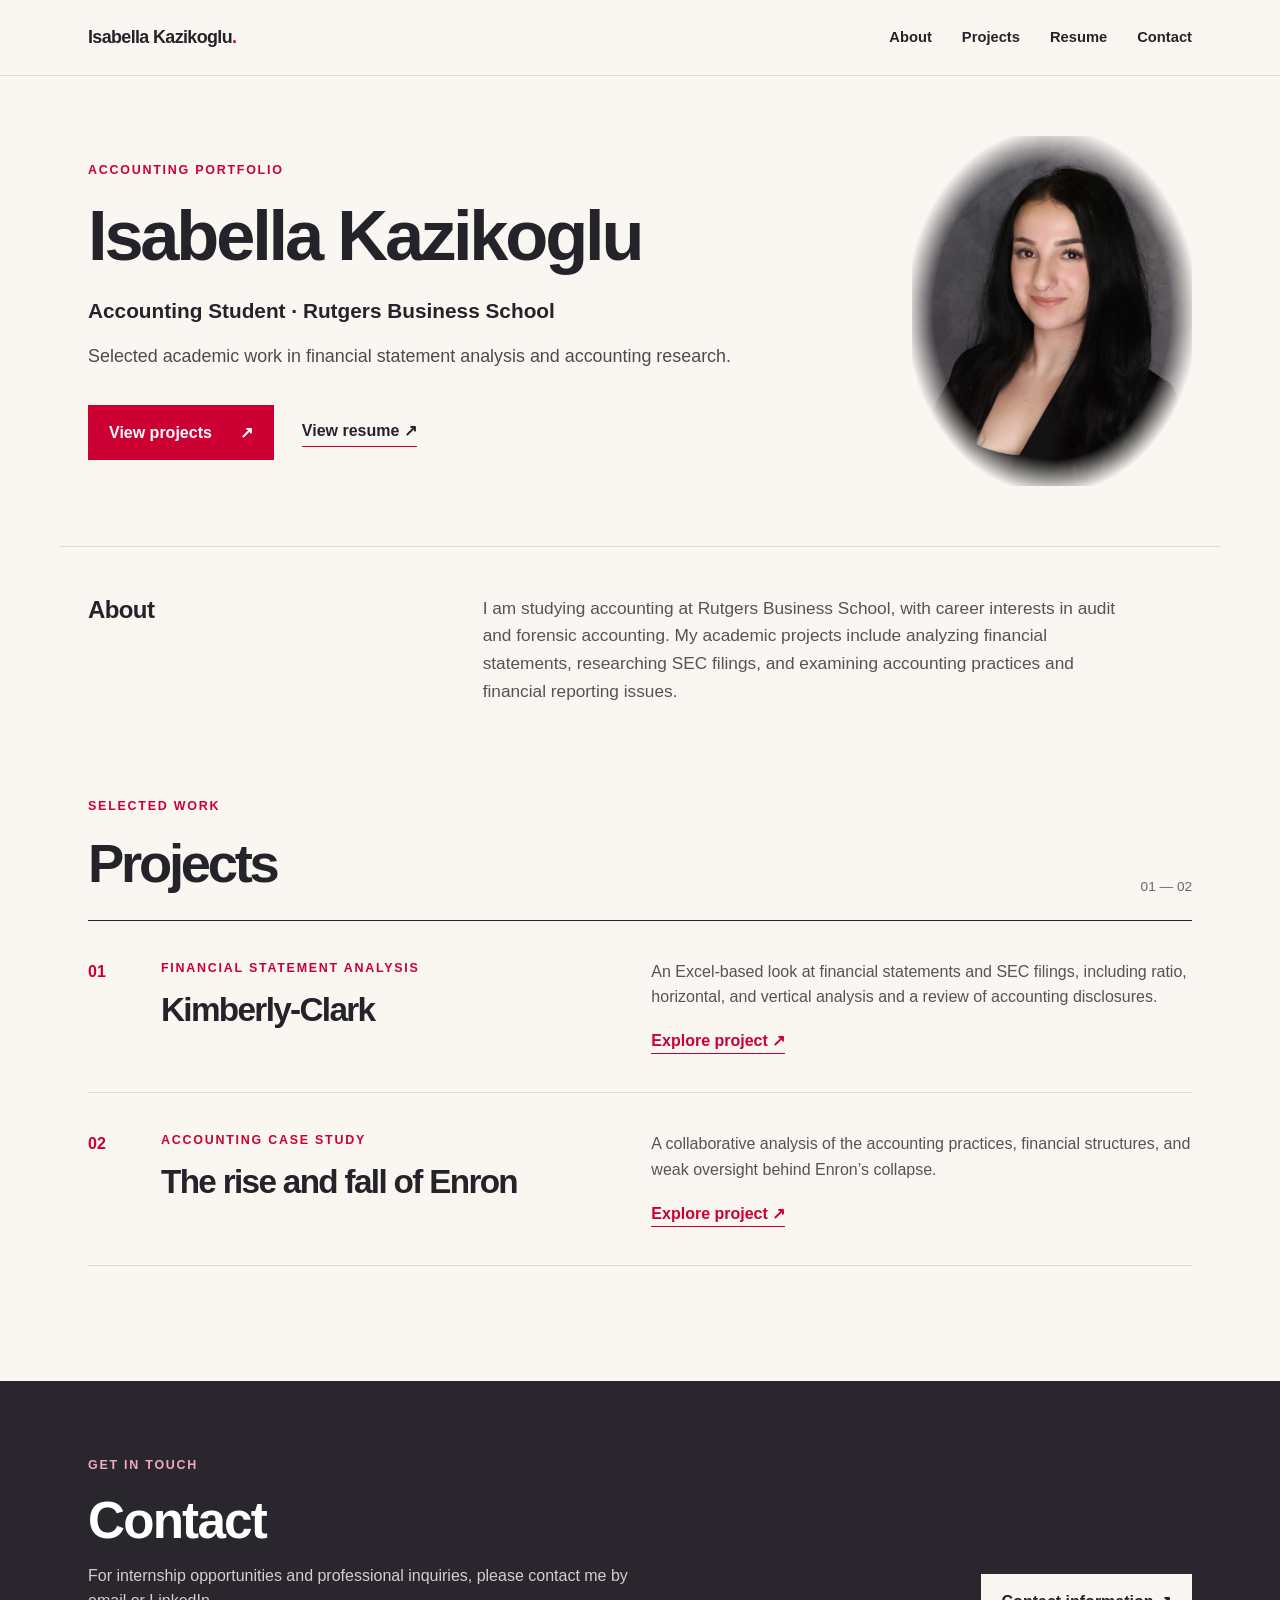
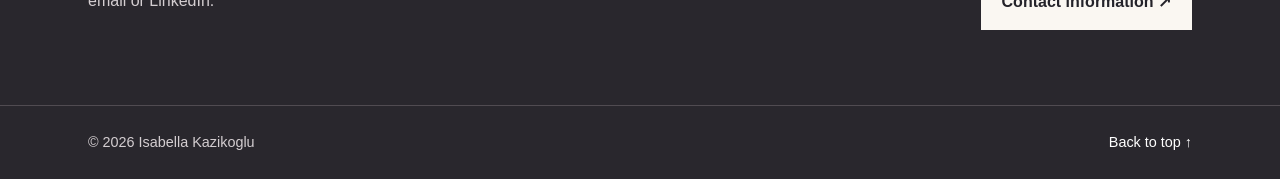
<file: index.html>
<!doctype html>
<html lang="en">
<head>
<meta charset="utf-8"><meta name="viewport" content="width=device-width, initial-scale=1">
<meta name="description" content="Isabella Kazikoglu's accounting portfolio: financial statement analysis and accounting case studies.">
<title>Isabella Kazikoglu | Accounting Portfolio</title><link rel="stylesheet" href="style.css?v=11">
</head>
<body class="home-page">
<header class="home-header"><nav class="home-nav" aria-label="Main navigation"><a class="home-wordmark" href="index.html">Isabella Kazikoglu<span>.</span></a><div class="home-nav-links"><a href="#about">About</a><a href="#projects">Projects</a><a href="Isabella_Kazikoglu_Resume.pdf" target="_blank" rel="noopener noreferrer">Resume</a><a href="contact.html">Contact</a></div></nav></header>
<main class="home-main">
<section class="home-hero" aria-labelledby="portfolio-title">
  <div class="hero-copy">
    <p class="eyebrow">Accounting Portfolio</p>
    <h1 id="portfolio-title">Isabella Kazikoglu</h1>
    <p class="hero-role">Accounting Student · Rutgers Business School</p>
    <p class="hero-description">Selected academic work in financial statement analysis and accounting research.</p>
    <div class="hero-actions">
      <a class="home-button" href="#projects">View projects <span aria-hidden="true">↗</span></a>
      <a class="text-link" href="Isabella_Kazikoglu_Resume.pdf" target="_blank" rel="noopener noreferrer">View resume <span aria-hidden="true">↗</span></a>
    </div>
  </div>
  <div class="hero-portrait">
    <img src="assets/isabella-kazikoglu-headshot-2026-10.jpg" alt="Isabella Kazikoglu" width="1000" height="1500" fetchpriority="high" decoding="async">
  </div>
</section>
<section class="home-about" id="about" aria-labelledby="about-title">
  <h2 id="about-title">About</h2>
  <p>I am studying accounting at Rutgers Business School, with career interests in audit and forensic accounting. My academic projects include analyzing financial statements, researching SEC filings, and examining accounting practices and financial reporting issues.</p>
</section>
<section class="home-projects" id="projects"><div class="section-heading"><div><p class="section-kicker">Selected work</p><h2>Projects</h2></div><span>01 — 02</span></div><a class="feature-project" href="kmb-project.html"><div class="feature-number">01</div><div class="feature-content"><p class="project-type">Financial statement analysis</p><h3>Kimberly-Clark</h3><p>An Excel-based look at financial statements and SEC filings, including ratio, horizontal, and vertical analysis and a review of accounting disclosures.</p><span class="feature-action">Explore project ↗</span></div></a><a class="feature-project" href="enron-project.html"><div class="feature-number">02</div><div class="feature-content"><p class="project-type">Accounting case study</p><h3>The rise and fall of Enron</h3><p>A collaborative analysis of the accounting practices, financial structures, and weak oversight behind Enron’s collapse.</p><span class="feature-action">Explore project ↗</span></div></a></section>
<section class="home-contact"><div><p class="section-kicker">Get in touch</p><h2>Contact</h2><p>For internship opportunities and professional inquiries, please contact me by email or LinkedIn.</p></div><a href="contact.html" class="home-button home-button-light">Contact information ↗</a></section>
</main><footer class="home-footer"><span>© 2026 Isabella Kazikoglu</span><a href="#">Back to top ↑</a></footer>
</body></html>
</file>
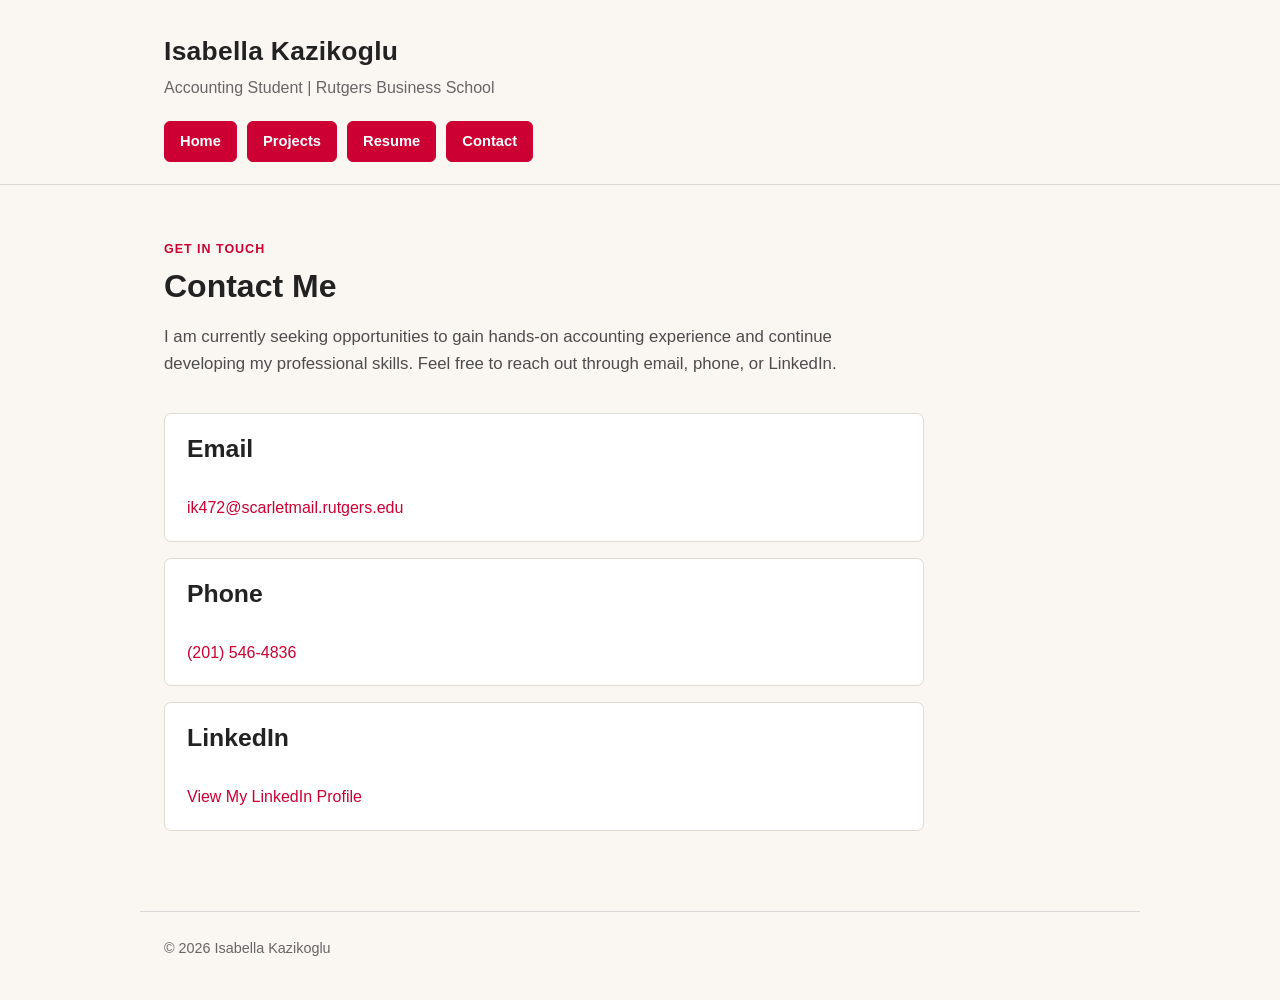
<file: contact.html>
<!DOCTYPE html>
<html lang="en">
<head>
    <meta charset="UTF-8">

    <meta
        name="viewport"
        content="width=device-width, initial-scale=1.0"
    >

    <meta
        name="description"
        content="Contact Isabella Kazikoglu, an accounting student at Rutgers Business School."
    >

    <title>Contact | Isabella Kazikoglu</title>

    <link rel="stylesheet" href="style.css?v=9">
</head>

<body>

    <header>
        <nav class="navbar">

            <a class="logo" href="index.html">
                Isabella Kazikoglu
            </a>

            <p class="site-subtitle">
                Accounting Student | Rutgers Business School
            </p>

            <div class="nav-links">

                <a href="index.html">
                    Home
                </a>

                <a href="index.html#projects">
                    Projects
                </a>

                <a
                    href="Isabella_Kazikoglu_Resume.pdf"
                    target="_blank"
                    rel="noopener noreferrer"
                >
                    Resume
                </a>

                <a class="active" href="contact.html">
                    Contact
                </a>

            </div>

        </nav>
    </header>

    <main>

        <section class="contact-section">

            <p class="project-category">
                Get in Touch
            </p>

            <h1>Contact Me</h1>

            <p class="contact-introduction">
                I am currently seeking opportunities to gain hands-on
                accounting experience and continue developing my professional
                skills. Feel free to reach out through email, phone, or
                LinkedIn.
            </p>

            <div class="contact-grid">

                <article class="contact-card">

                    <h2>Email</h2>

                    <a href="mailto:ik472@scarletmail.rutgers.edu">
                        ik472@scarletmail.rutgers.edu
                    </a>

                </article>

                <article class="contact-card">

                    <h2>Phone</h2>

                    <a href="tel:+12015464836">
                        (201) 546-4836
                    </a>

                </article>

                <article class="contact-card">

                    <h2>LinkedIn</h2>

                    <a
                        href="https://www.linkedin.com/in/isabellakazikoglu/"
                        target="_blank"
                        rel="noopener noreferrer"
                    >
                        View My LinkedIn Profile
                    </a>

                </article>

            </div>

        </section>

    </main>

    <footer>
        <p>© 2026 Isabella Kazikoglu</p>
    </footer>

</body>
</html>
</file>
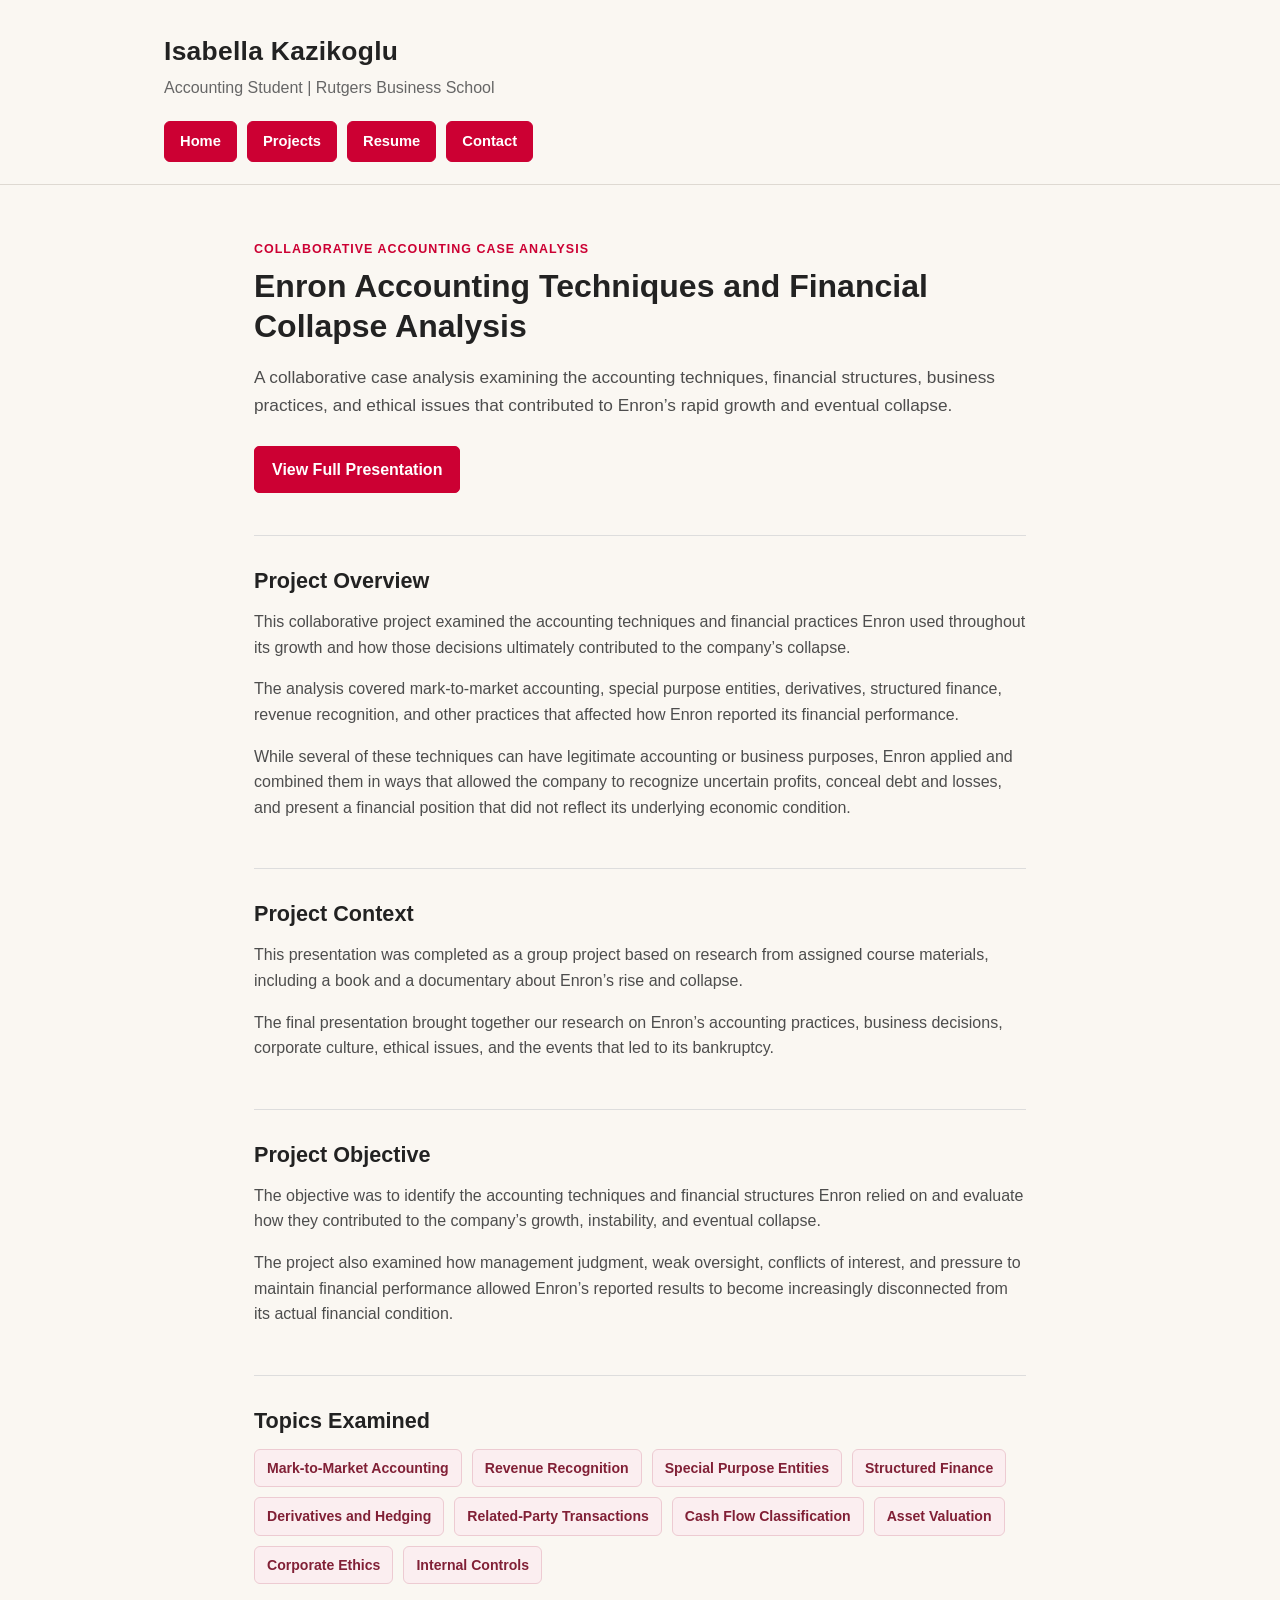
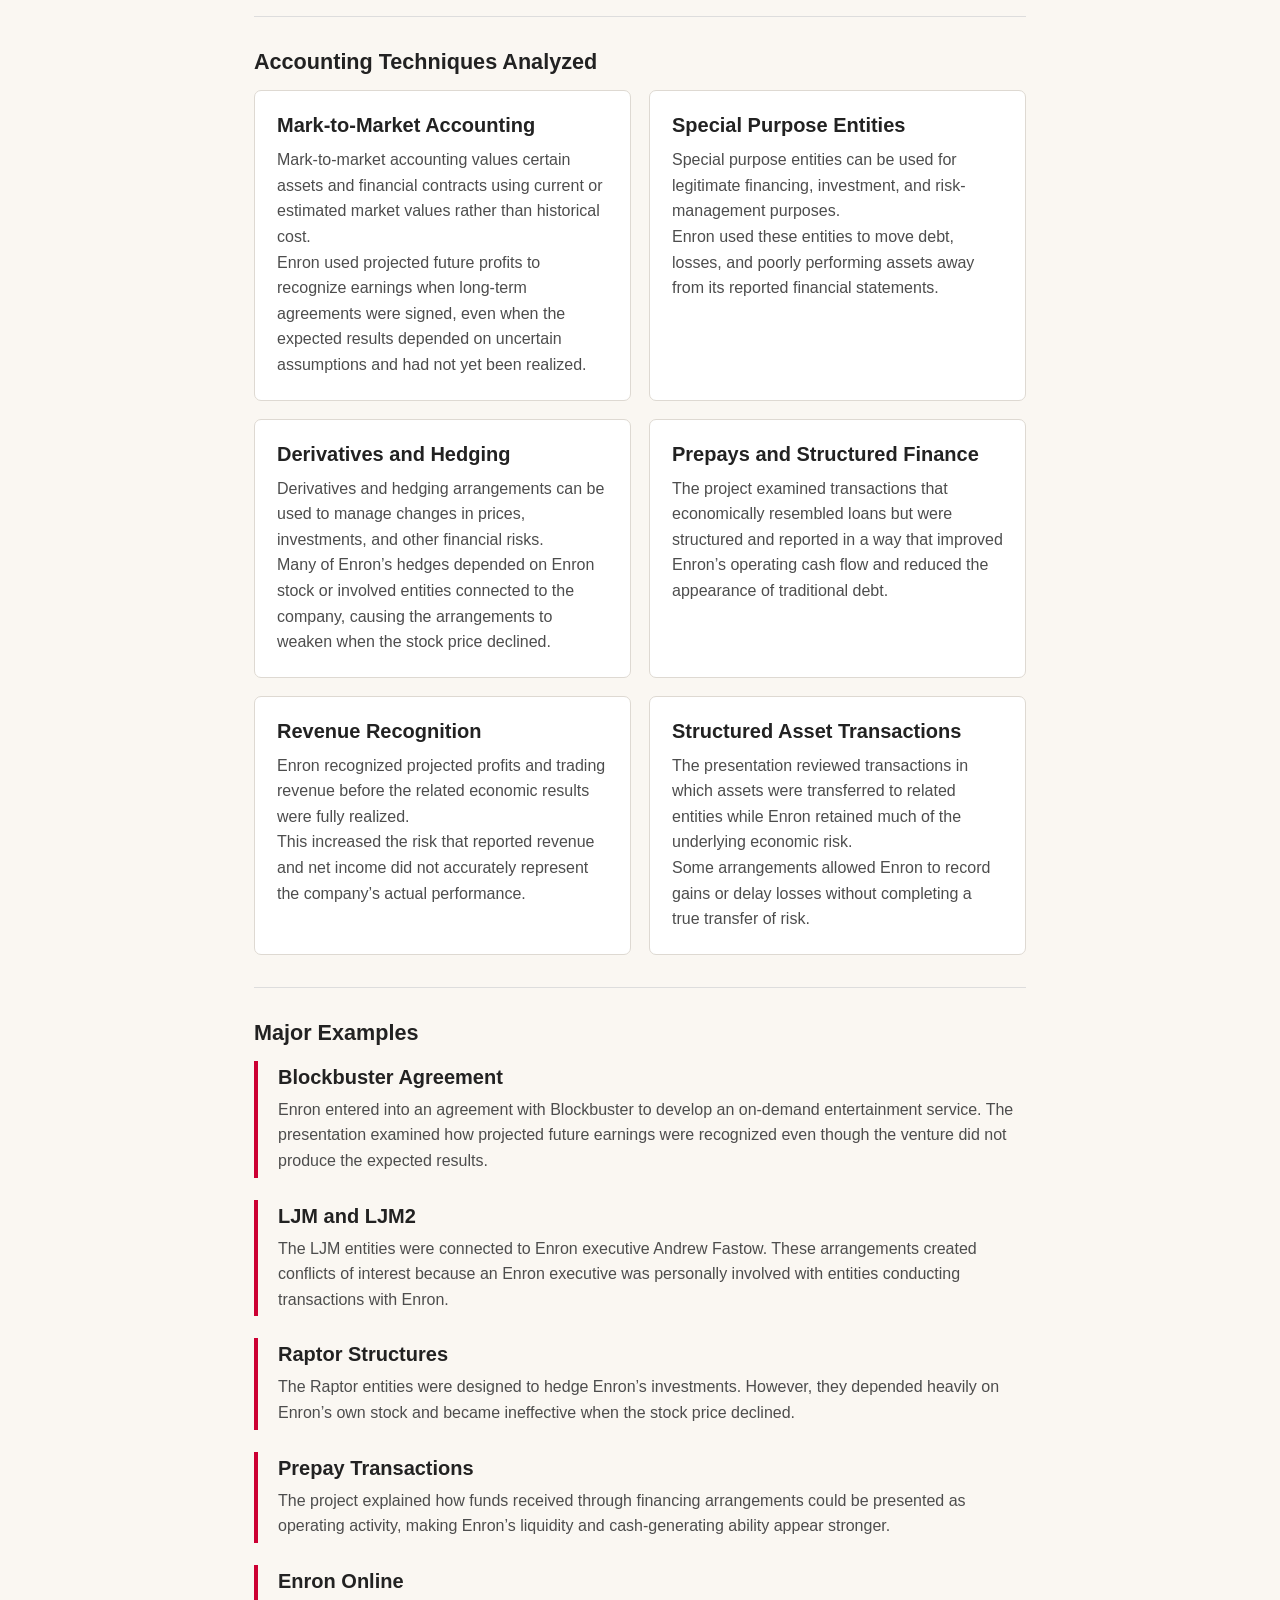
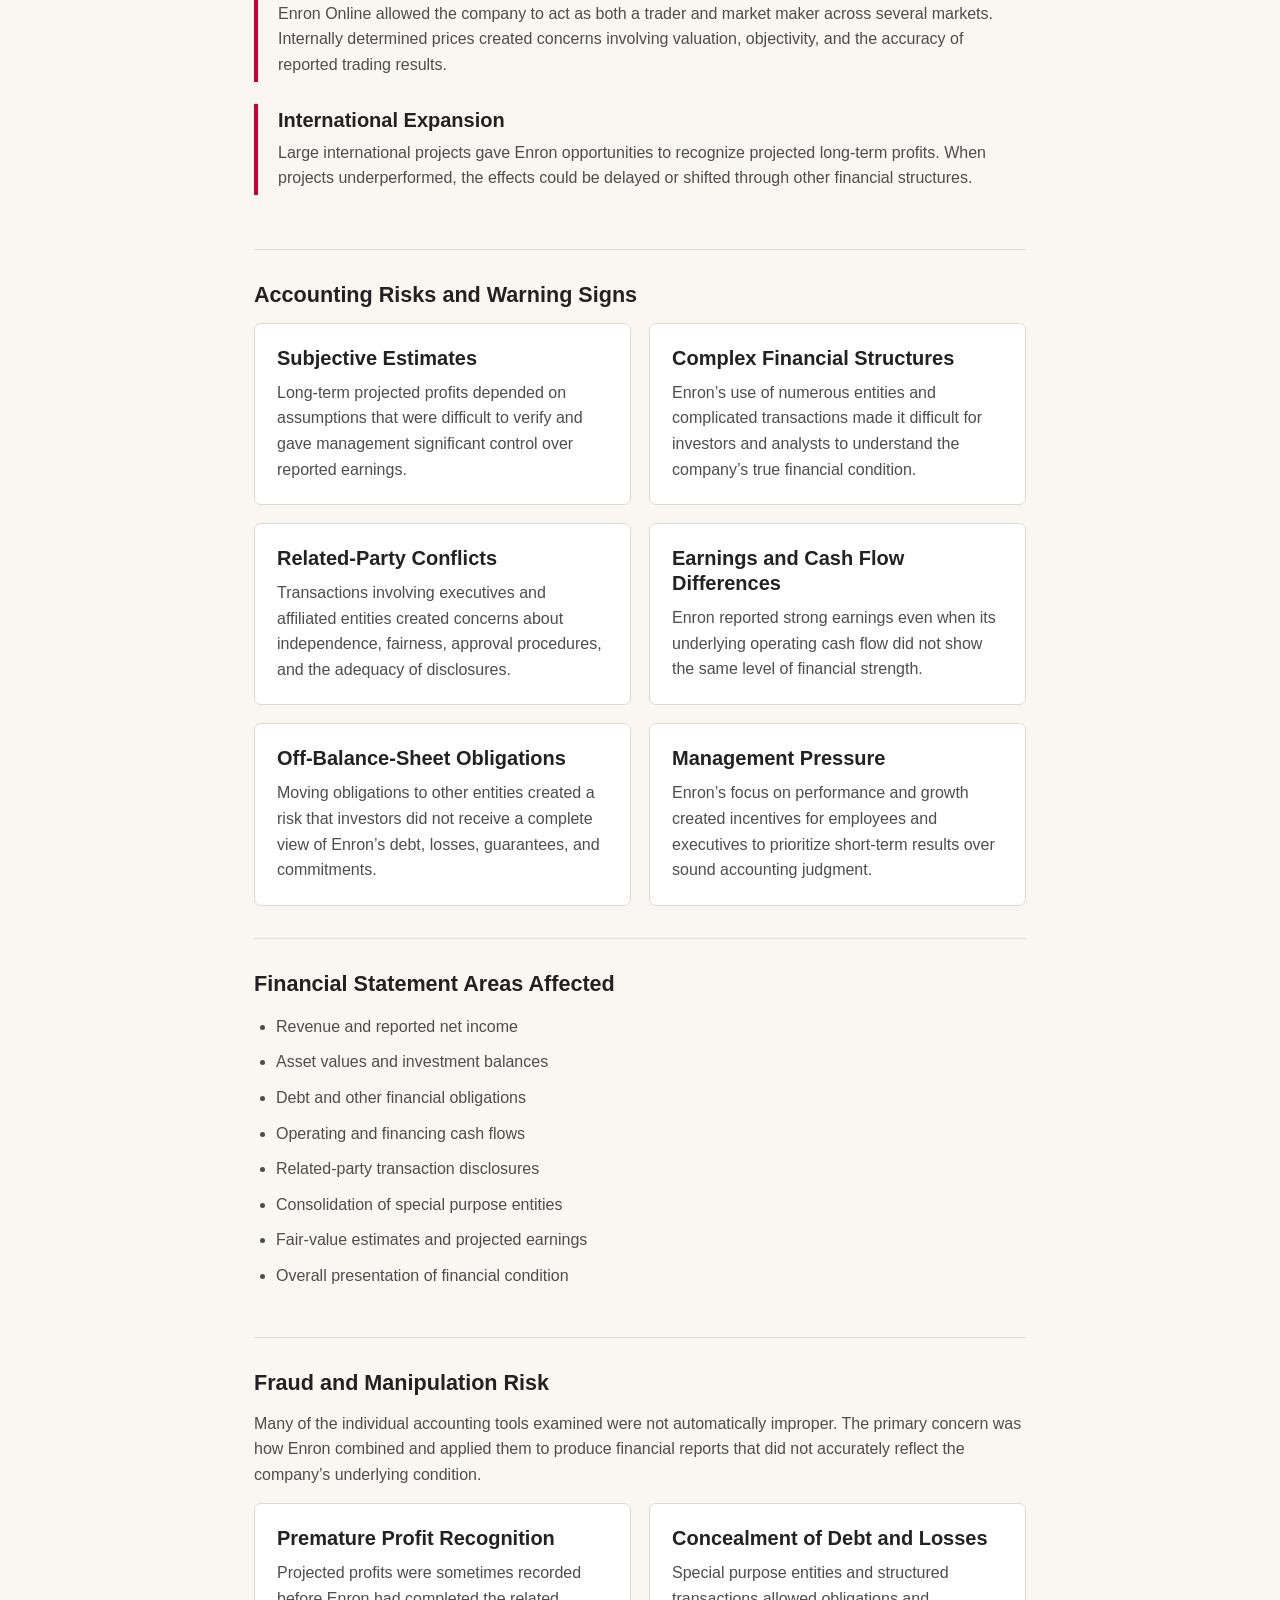
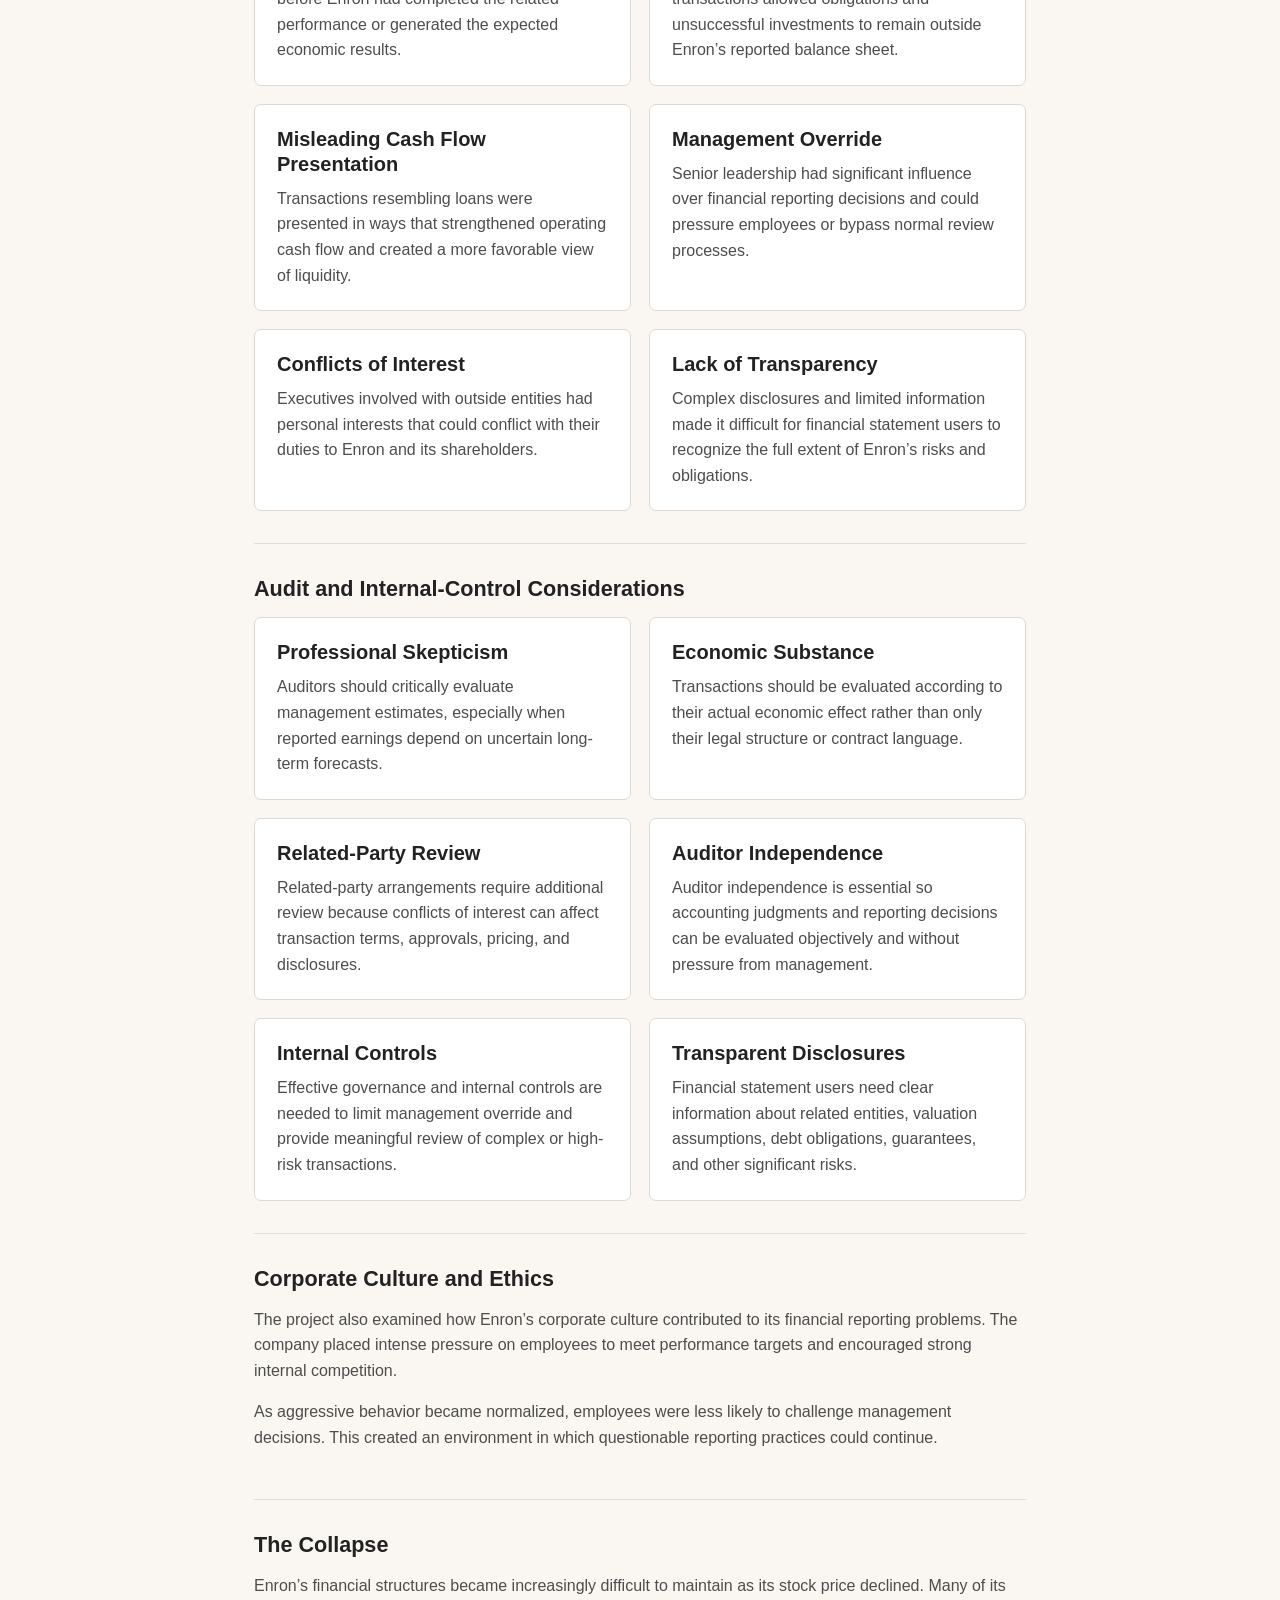
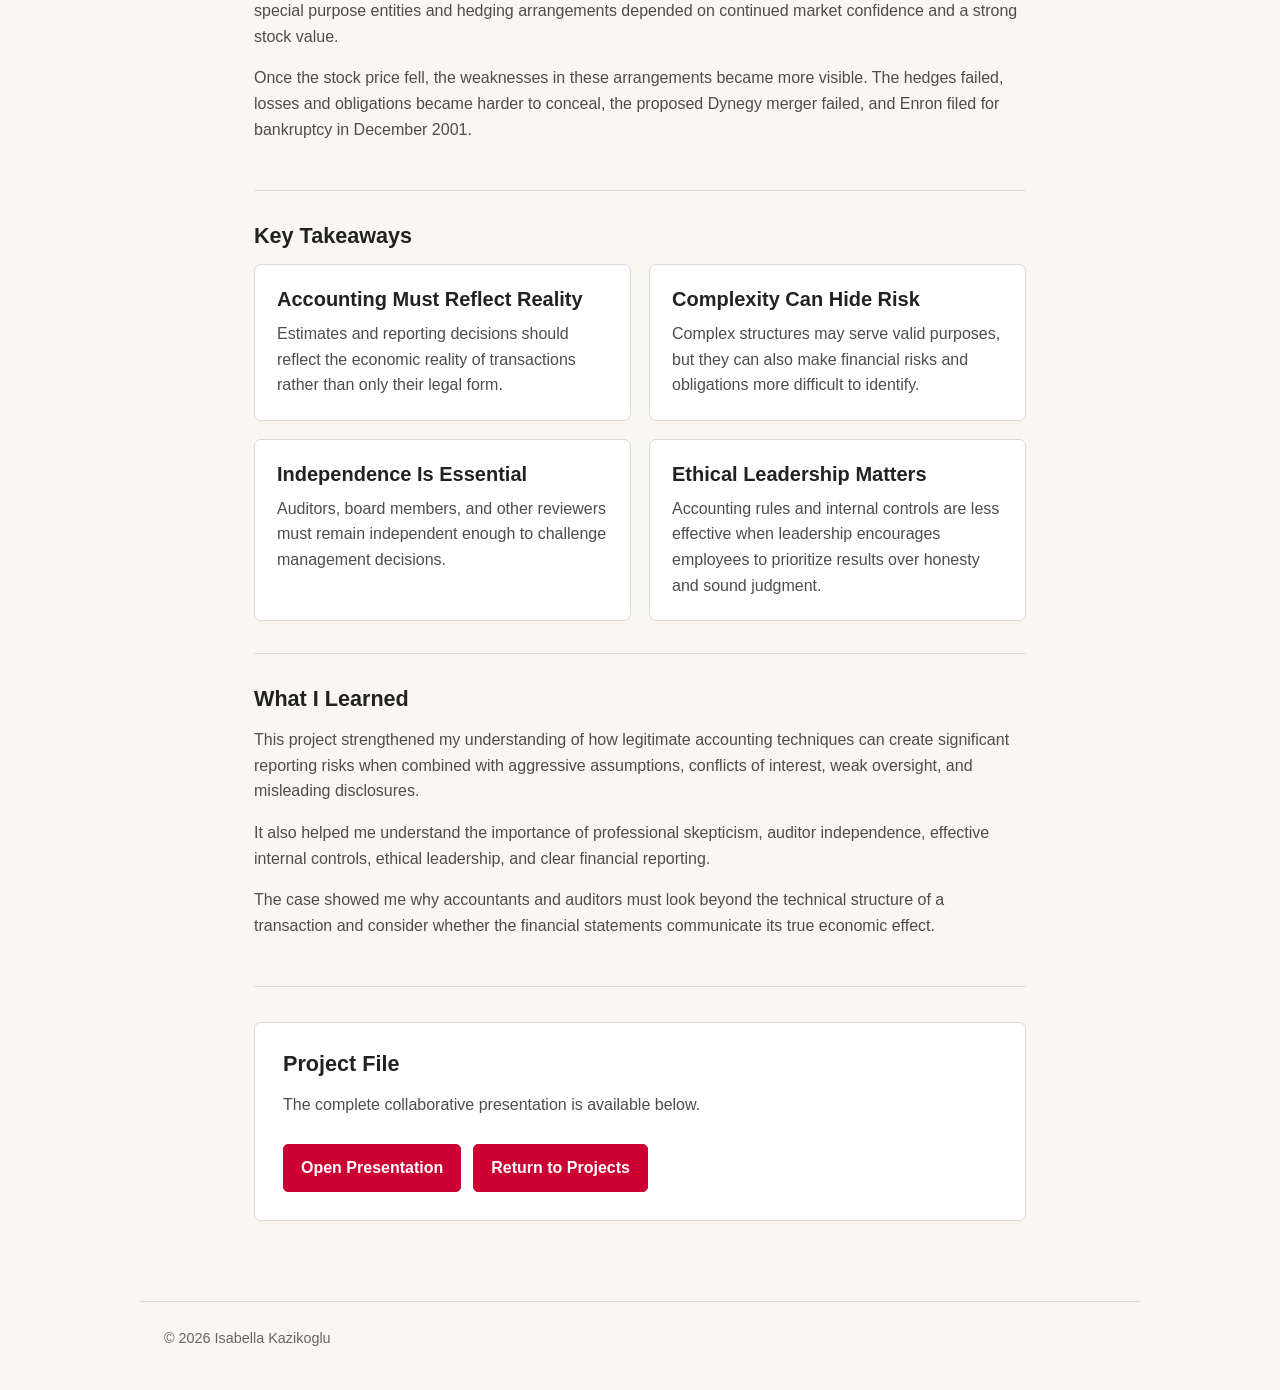
<file: enron-project.html>
<!DOCTYPE html>
<html lang="en">
<head>
    <meta charset="UTF-8">

    <meta
        name="viewport"
        content="width=device-width, initial-scale=1.0"
    >

    <meta
        name="description"
        content="A collaborative accounting case analysis examining the techniques, financial structures, and reporting practices that contributed to Enron's rise and collapse."
    >

    <title>
        Enron Accounting Techniques Analysis | Isabella Kazikoglu
    </title>

    <link rel="stylesheet" href="style.css?v=9">
</head>

<body>

    <header>
        <nav class="navbar">

            <a class="logo" href="index.html">
                Isabella Kazikoglu
            </a>

            <p class="site-subtitle">
                Accounting Student | Rutgers Business School
            </p>

            <div class="nav-links">

                <a href="index.html">
                    Home
                </a>

                <a class="active" href="index.html#projects">
                    Projects
                </a>

                <a
                    href="Isabella_Kazikoglu_Resume.pdf"
                    target="_blank"
                    rel="noopener noreferrer"
                >
                    Resume
                </a>

                <a href="contact.html">
                    Contact
                </a>

            </div>

        </nav>
    </header>

    <main class="project-page">

        <section class="project-hero">

            <p class="project-category">
                Collaborative Accounting Case Analysis
            </p>

            <h1>
                Enron Accounting Techniques and Financial Collapse Analysis
            </h1>

            <p class="project-summary">
                A collaborative case analysis examining the accounting
                techniques, financial structures, business practices, and
                ethical issues that contributed to Enron’s rapid growth and
                eventual collapse.
            </p>

            <div class="project-buttons">

                <a
                    class="button"
                    href="The-Rise-and-Fall-of-Enron.pdf"
                    target="_blank"
                    rel="noopener noreferrer"
                >
                    View Full Presentation
                </a>

            </div>

        </section>

        <section>

            <h2>Project Overview</h2>

            <p>
                This collaborative project examined the accounting techniques
                and financial practices Enron used throughout its growth and
                how those decisions ultimately contributed to the company’s
                collapse.
            </p>

            <p>
                The analysis covered mark-to-market accounting, special
                purpose entities, derivatives, structured finance, revenue
                recognition, and other practices that affected how Enron
                reported its financial performance.
            </p>

            <p>
                While several of these techniques can have legitimate
                accounting or business purposes, Enron applied and combined
                them in ways that allowed the company to recognize uncertain
                profits, conceal debt and losses, and present a financial
                position that did not reflect its underlying economic
                condition.
            </p>

        </section>

        <section>

            <h2>Project Context</h2>

            <p>
                This presentation was completed as a group project based on
                research from assigned course materials, including a book and
                a documentary about Enron’s rise and collapse.
            </p>

            <p>
                The final presentation brought together our research on
                Enron’s accounting practices, business decisions, corporate
                culture, ethical issues, and the events that led to its
                bankruptcy.
            </p>

        </section>

        <section>

            <h2>Project Objective</h2>

            <p>
                The objective was to identify the accounting techniques and
                financial structures Enron relied on and evaluate how they
                contributed to the company’s growth, instability, and eventual
                collapse.
            </p>

            <p>
                The project also examined how management judgment, weak
                oversight, conflicts of interest, and pressure to maintain
                financial performance allowed Enron’s reported results to
                become increasingly disconnected from its actual financial
                condition.
            </p>

        </section>

        <section>

            <h2>Topics Examined</h2>

            <div class="skills-list">

                <span>Mark-to-Market Accounting</span>
                <span>Revenue Recognition</span>
                <span>Special Purpose Entities</span>
                <span>Structured Finance</span>
                <span>Derivatives and Hedging</span>
                <span>Related-Party Transactions</span>
                <span>Cash Flow Classification</span>
                <span>Asset Valuation</span>
                <span>Corporate Ethics</span>
                <span>Internal Controls</span>

            </div>

        </section>

        <section>

            <h2>Accounting Techniques Analyzed</h2>

            <div class="analysis-grid">

                <article class="analysis-card">

                    <h3>Mark-to-Market Accounting</h3>

                    <p>
                        Mark-to-market accounting values certain assets and
                        financial contracts using current or estimated market
                        values rather than historical cost.
                    </p>

                    <p>
                        Enron used projected future profits to recognize
                        earnings when long-term agreements were signed, even
                        when the expected results depended on uncertain
                        assumptions and had not yet been realized.
                    </p>

                </article>

                <article class="analysis-card">

                    <h3>Special Purpose Entities</h3>

                    <p>
                        Special purpose entities can be used for legitimate
                        financing, investment, and risk-management purposes.
                    </p>

                    <p>
                        Enron used these entities to move debt, losses, and
                        poorly performing assets away from its reported
                        financial statements.
                    </p>

                </article>

                <article class="analysis-card">

                    <h3>Derivatives and Hedging</h3>

                    <p>
                        Derivatives and hedging arrangements can be used to
                        manage changes in prices, investments, and other
                        financial risks.
                    </p>

                    <p>
                        Many of Enron’s hedges depended on Enron stock or
                        involved entities connected to the company, causing the
                        arrangements to weaken when the stock price declined.
                    </p>

                </article>

                <article class="analysis-card">

                    <h3>Prepays and Structured Finance</h3>

                    <p>
                        The project examined transactions that economically
                        resembled loans but were structured and reported in a
                        way that improved Enron’s operating cash flow and
                        reduced the appearance of traditional debt.
                    </p>

                </article>

                <article class="analysis-card">

                    <h3>Revenue Recognition</h3>

                    <p>
                        Enron recognized projected profits and trading revenue
                        before the related economic results were fully
                        realized.
                    </p>

                    <p>
                        This increased the risk that reported revenue and net
                        income did not accurately represent the company’s
                        actual performance.
                    </p>

                </article>

                <article class="analysis-card">

                    <h3>Structured Asset Transactions</h3>

                    <p>
                        The presentation reviewed transactions in which assets
                        were transferred to related entities while Enron
                        retained much of the underlying economic risk.
                    </p>

                    <p>
                        Some arrangements allowed Enron to record gains or
                        delay losses without completing a true transfer of
                        risk.
                    </p>

                </article>

            </div>

        </section>

        <section>

            <h2>Major Examples</h2>

            <div class="finding">

                <h3>Blockbuster Agreement</h3>

                <p>
                    Enron entered into an agreement with Blockbuster to develop
                    an on-demand entertainment service. The presentation
                    examined how projected future earnings were recognized
                    even though the venture did not produce the expected
                    results.
                </p>

            </div>

            <div class="finding">

                <h3>LJM and LJM2</h3>

                <p>
                    The LJM entities were connected to Enron executive Andrew
                    Fastow. These arrangements created conflicts of interest
                    because an Enron executive was personally involved with
                    entities conducting transactions with Enron.
                </p>

            </div>

            <div class="finding">

                <h3>Raptor Structures</h3>

                <p>
                    The Raptor entities were designed to hedge Enron’s
                    investments. However, they depended heavily on Enron’s own
                    stock and became ineffective when the stock price declined.
                </p>

            </div>

            <div class="finding">

                <h3>Prepay Transactions</h3>

                <p>
                    The project explained how funds received through financing
                    arrangements could be presented as operating activity,
                    making Enron’s liquidity and cash-generating ability appear
                    stronger.
                </p>

            </div>

            <div class="finding">

                <h3>Enron Online</h3>

                <p>
                    Enron Online allowed the company to act as both a trader
                    and market maker across several markets. Internally
                    determined prices created concerns involving valuation,
                    objectivity, and the accuracy of reported trading results.
                </p>

            </div>

            <div class="finding">

                <h3>International Expansion</h3>

                <p>
                    Large international projects gave Enron opportunities to
                    recognize projected long-term profits. When projects
                    underperformed, the effects could be delayed or shifted
                    through other financial structures.
                </p>

            </div>

        </section>

        <section>

            <h2>Accounting Risks and Warning Signs</h2>

            <div class="analysis-grid">

                <article class="analysis-card">

                    <h3>Subjective Estimates</h3>

                    <p>
                        Long-term projected profits depended on assumptions
                        that were difficult to verify and gave management
                        significant control over reported earnings.
                    </p>

                </article>

                <article class="analysis-card">

                    <h3>Complex Financial Structures</h3>

                    <p>
                        Enron’s use of numerous entities and complicated
                        transactions made it difficult for investors and
                        analysts to understand the company’s true financial
                        condition.
                    </p>

                </article>

                <article class="analysis-card">

                    <h3>Related-Party Conflicts</h3>

                    <p>
                        Transactions involving executives and affiliated
                        entities created concerns about independence, fairness,
                        approval procedures, and the adequacy of disclosures.
                    </p>

                </article>

                <article class="analysis-card">

                    <h3>Earnings and Cash Flow Differences</h3>

                    <p>
                        Enron reported strong earnings even when its underlying
                        operating cash flow did not show the same level of
                        financial strength.
                    </p>

                </article>

                <article class="analysis-card">

                    <h3>Off-Balance-Sheet Obligations</h3>

                    <p>
                        Moving obligations to other entities created a risk
                        that investors did not receive a complete view of
                        Enron’s debt, losses, guarantees, and commitments.
                    </p>

                </article>

                <article class="analysis-card">

                    <h3>Management Pressure</h3>

                    <p>
                        Enron’s focus on performance and growth created
                        incentives for employees and executives to prioritize
                        short-term results over sound accounting judgment.
                    </p>

                </article>

            </div>

        </section>

        <section>

            <h2>Financial Statement Areas Affected</h2>

            <ul class="project-list">

                <li>Revenue and reported net income</li>

                <li>Asset values and investment balances</li>

                <li>Debt and other financial obligations</li>

                <li>Operating and financing cash flows</li>

                <li>Related-party transaction disclosures</li>

                <li>Consolidation of special purpose entities</li>

                <li>Fair-value estimates and projected earnings</li>

                <li>Overall presentation of financial condition</li>

            </ul>

        </section>

        <section>

            <h2>Fraud and Manipulation Risk</h2>

            <p>
                Many of the individual accounting tools examined were not
                automatically improper. The primary concern was how Enron
                combined and applied them to produce financial reports that did
                not accurately reflect the company’s underlying condition.
            </p>

            <div class="analysis-grid">

                <article class="analysis-card">

                    <h3>Premature Profit Recognition</h3>

                    <p>
                        Projected profits were sometimes recorded before Enron
                        had completed the related performance or generated the
                        expected economic results.
                    </p>

                </article>

                <article class="analysis-card">

                    <h3>Concealment of Debt and Losses</h3>

                    <p>
                        Special purpose entities and structured transactions
                        allowed obligations and unsuccessful investments to
                        remain outside Enron’s reported balance sheet.
                    </p>

                </article>

                <article class="analysis-card">

                    <h3>Misleading Cash Flow Presentation</h3>

                    <p>
                        Transactions resembling loans were presented in ways
                        that strengthened operating cash flow and created a more
                        favorable view of liquidity.
                    </p>

                </article>

                <article class="analysis-card">

                    <h3>Management Override</h3>

                    <p>
                        Senior leadership had significant influence over
                        financial reporting decisions and could pressure
                        employees or bypass normal review processes.
                    </p>

                </article>

                <article class="analysis-card">

                    <h3>Conflicts of Interest</h3>

                    <p>
                        Executives involved with outside entities had personal
                        interests that could conflict with their duties to
                        Enron and its shareholders.
                    </p>

                </article>

                <article class="analysis-card">

                    <h3>Lack of Transparency</h3>

                    <p>
                        Complex disclosures and limited information made it
                        difficult for financial statement users to recognize
                        the full extent of Enron’s risks and obligations.
                    </p>

                </article>

            </div>

        </section>

        <section>

            <h2>Audit and Internal-Control Considerations</h2>

            <div class="analysis-grid">

                <article class="analysis-card">

                    <h3>Professional Skepticism</h3>

                    <p>
                        Auditors should critically evaluate management
                        estimates, especially when reported earnings depend on
                        uncertain long-term forecasts.
                    </p>

                </article>

                <article class="analysis-card">

                    <h3>Economic Substance</h3>

                    <p>
                        Transactions should be evaluated according to their
                        actual economic effect rather than only their legal
                        structure or contract language.
                    </p>

                </article>

                <article class="analysis-card">

                    <h3>Related-Party Review</h3>

                    <p>
                        Related-party arrangements require additional review
                        because conflicts of interest can affect transaction
                        terms, approvals, pricing, and disclosures.
                    </p>

                </article>

                <article class="analysis-card">

                    <h3>Auditor Independence</h3>

                    <p>
                        Auditor independence is essential so accounting
                        judgments and reporting decisions can be evaluated
                        objectively and without pressure from management.
                    </p>

                </article>

                <article class="analysis-card">

                    <h3>Internal Controls</h3>

                    <p>
                        Effective governance and internal controls are needed
                        to limit management override and provide meaningful
                        review of complex or high-risk transactions.
                    </p>

                </article>

                <article class="analysis-card">

                    <h3>Transparent Disclosures</h3>

                    <p>
                        Financial statement users need clear information about
                        related entities, valuation assumptions, debt
                        obligations, guarantees, and other significant risks.
                    </p>

                </article>

            </div>

        </section>

        <section>

            <h2>Corporate Culture and Ethics</h2>

            <p>
                The project also examined how Enron’s corporate culture
                contributed to its financial reporting problems. The company
                placed intense pressure on employees to meet performance
                targets and encouraged strong internal competition.
            </p>

            <p>
                As aggressive behavior became normalized, employees were less
                likely to challenge management decisions. This created an
                environment in which questionable reporting practices could
                continue.
            </p>

        </section>

        <section>

            <h2>The Collapse</h2>

            <p>
                Enron’s financial structures became increasingly difficult to
                maintain as its stock price declined. Many of its special
                purpose entities and hedging arrangements depended on continued
                market confidence and a strong stock value.
            </p>

            <p>
                Once the stock price fell, the weaknesses in these arrangements
                became more visible. The hedges failed, losses and obligations
                became harder to conceal, the proposed Dynegy merger failed,
                and Enron filed for bankruptcy in December 2001.
            </p>

        </section>

        <section>

            <h2>Key Takeaways</h2>

            <div class="analysis-grid">

                <article class="analysis-card">

                    <h3>Accounting Must Reflect Reality</h3>

                    <p>
                        Estimates and reporting decisions should reflect the
                        economic reality of transactions rather than only their
                        legal form.
                    </p>

                </article>

                <article class="analysis-card">

                    <h3>Complexity Can Hide Risk</h3>

                    <p>
                        Complex structures may serve valid purposes, but they
                        can also make financial risks and obligations more
                        difficult to identify.
                    </p>

                </article>

                <article class="analysis-card">

                    <h3>Independence Is Essential</h3>

                    <p>
                        Auditors, board members, and other reviewers must remain
                        independent enough to challenge management decisions.
                    </p>

                </article>

                <article class="analysis-card">

                    <h3>Ethical Leadership Matters</h3>

                    <p>
                        Accounting rules and internal controls are less
                        effective when leadership encourages employees to
                        prioritize results over honesty and sound judgment.
                    </p>

                </article>

            </div>

        </section>

        <section>

            <h2>What I Learned</h2>

            <p>
                This project strengthened my understanding of how legitimate
                accounting techniques can create significant reporting risks
                when combined with aggressive assumptions, conflicts of
                interest, weak oversight, and misleading disclosures.
            </p>

            <p>
                It also helped me understand the importance of professional
                skepticism, auditor independence, effective internal controls,
                ethical leadership, and clear financial reporting.
            </p>

            <p>
                The case showed me why accountants and auditors must look
                beyond the technical structure of a transaction and consider
                whether the financial statements communicate its true economic
                effect.
            </p>

        </section>

        <section class="project-download-section">

            <h2>Project File</h2>

            <p>
                The complete collaborative presentation is available below.
            </p>

            <div class="project-buttons">

                <a
                    class="button"
                    href="The-Rise-and-Fall-of-Enron.pdf"
                    target="_blank"
                    rel="noopener noreferrer"
                >
                    Open Presentation
                </a>

                <a
                    class="button secondary-button"
                    href="index.html#projects"
                >
                    Return to Projects
                </a>

            </div>

        </section>

    </main>

    <footer>
        <p>© 2026 Isabella Kazikoglu</p>
    </footer>

</body>
</html>
</file>
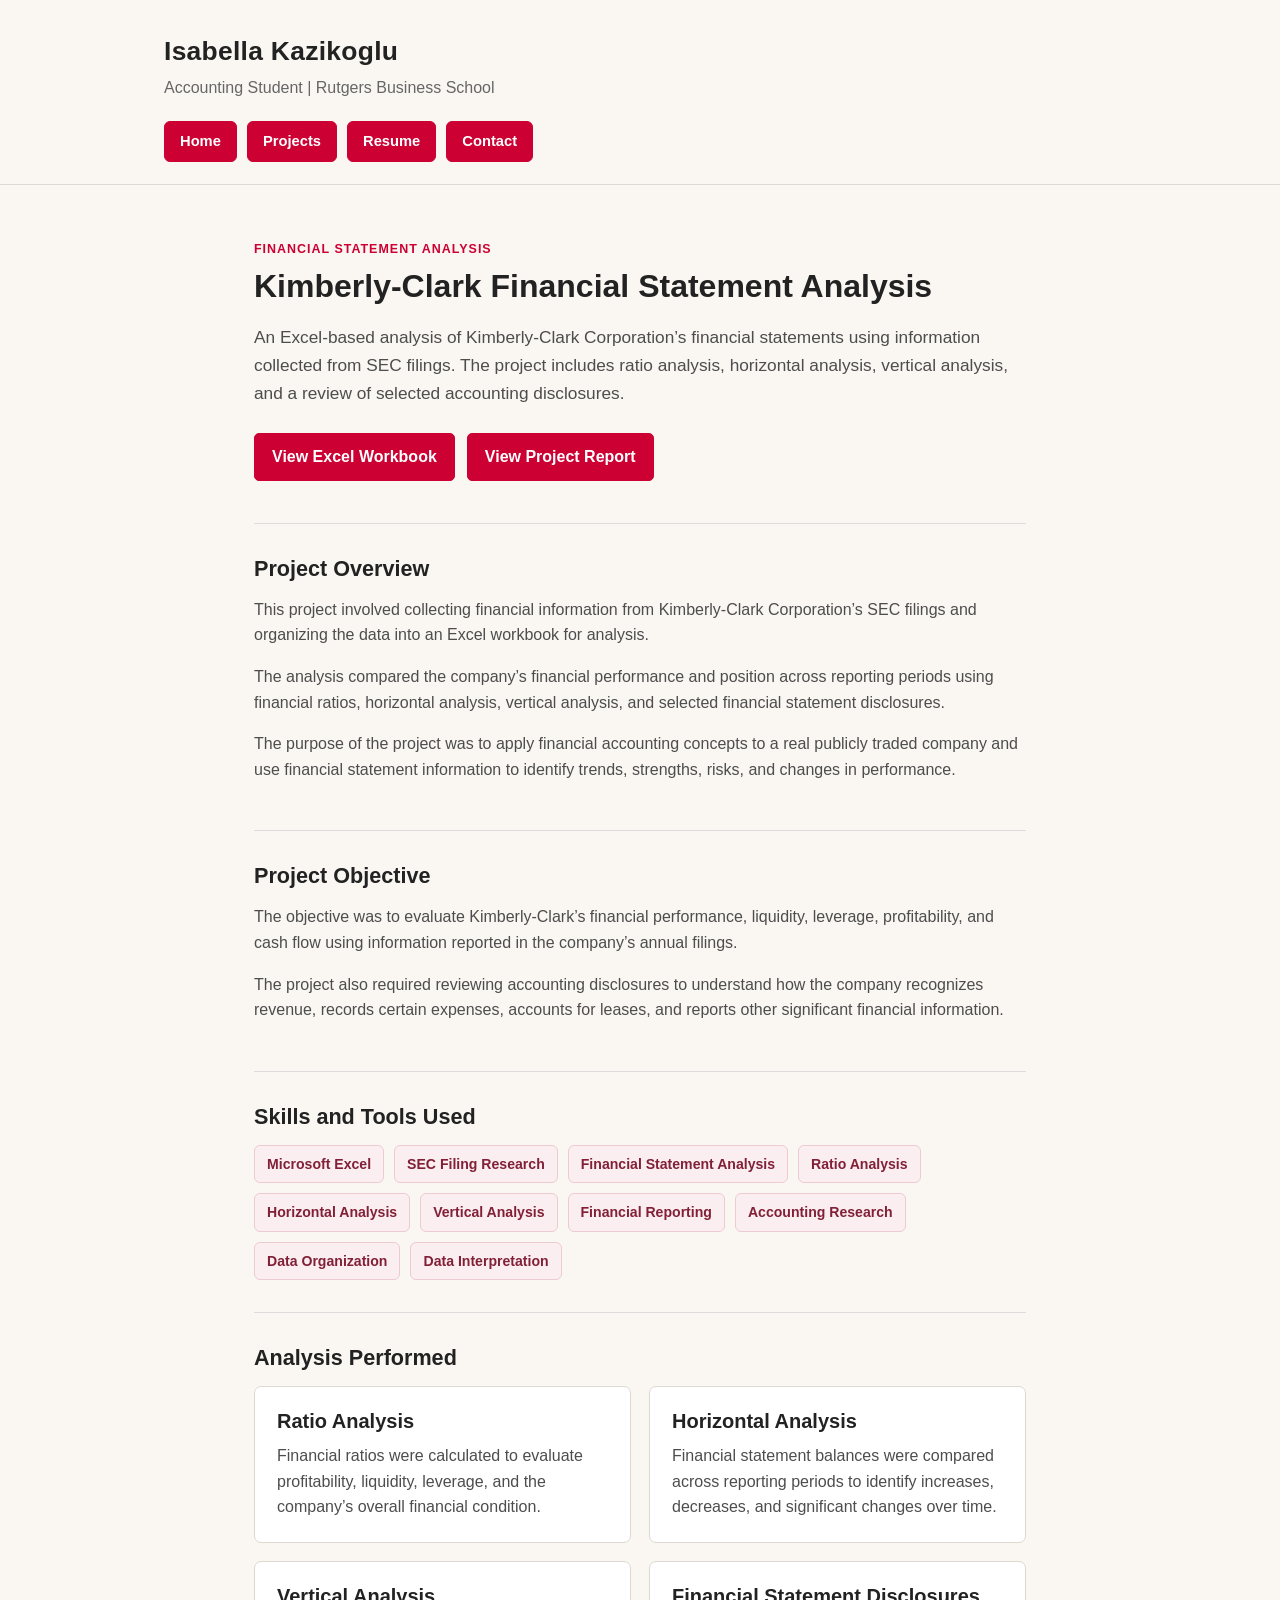
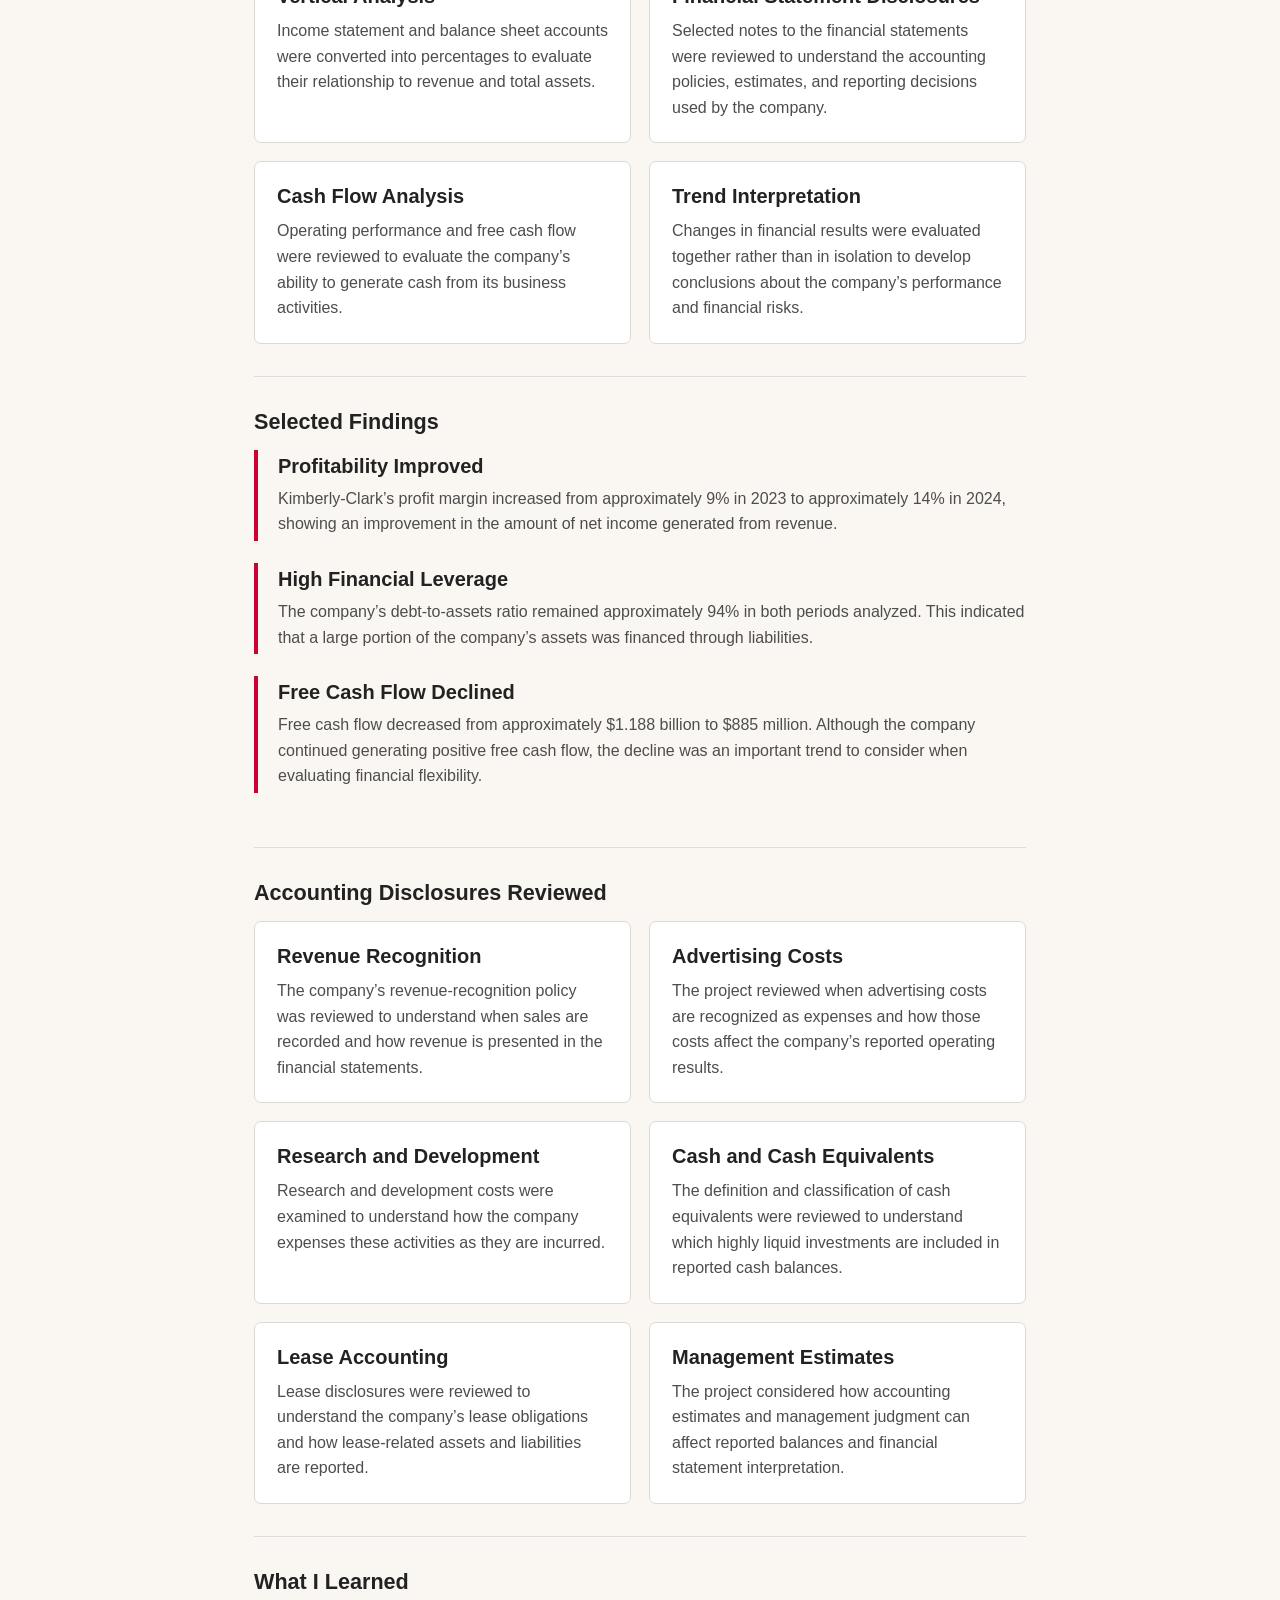
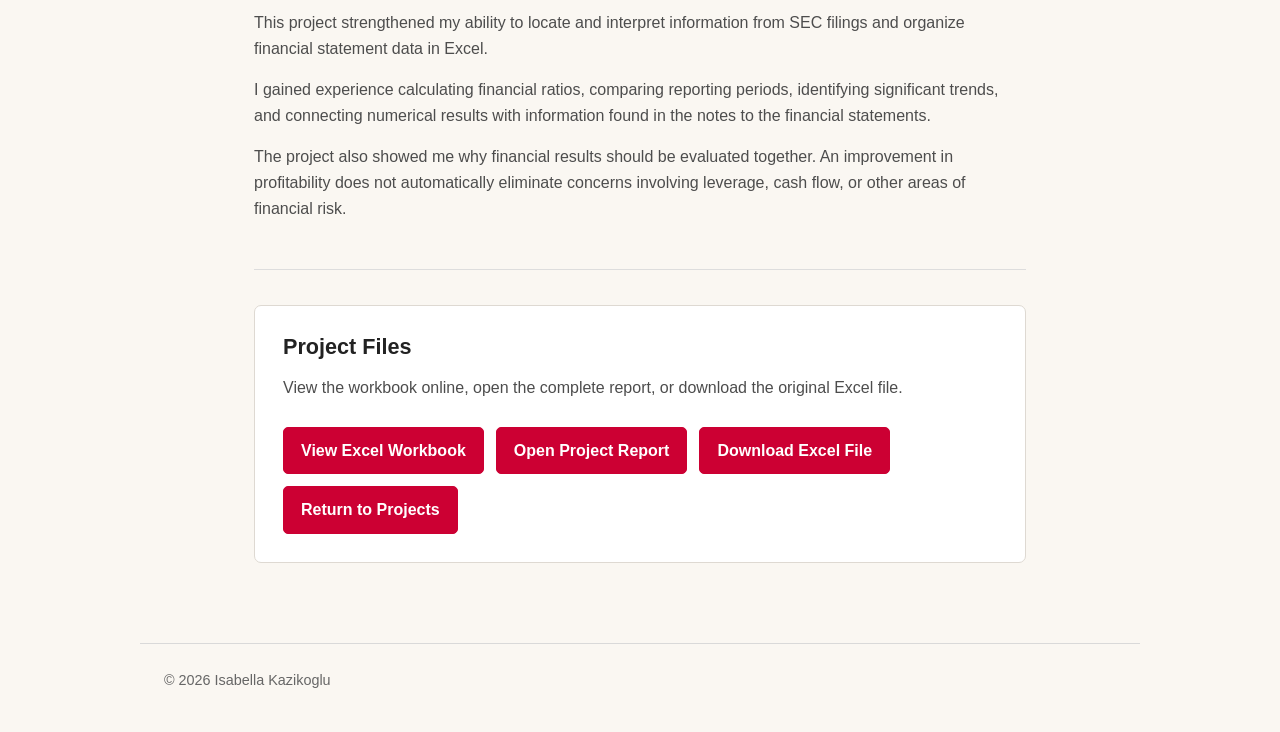
<file: kmb-project.html>
<!DOCTYPE html>
<html lang="en">
<head>
    <meta charset="UTF-8">

    <meta
        name="viewport"
        content="width=device-width, initial-scale=1.0"
    >

    <meta
        name="description"
        content="An Excel-based financial statement analysis of Kimberly-Clark Corporation using data from SEC filings."
    >

    <title>
        Kimberly-Clark Financial Statement Analysis | Isabella Kazikoglu
    </title>

    <link rel="stylesheet" href="style.css?v=9">
</head>

<body>

    <header>
        <nav class="navbar">

            <a class="logo" href="index.html">
                Isabella Kazikoglu
            </a>

            <p class="site-subtitle">
                Accounting Student | Rutgers Business School
            </p>

            <div class="nav-links">

                <a href="index.html">
                    Home
                </a>

                <a class="active" href="index.html#projects">
                    Projects
                </a>

                <a
                    href="Isabella_Kazikoglu_Resume.pdf"
                    target="_blank"
                    rel="noopener noreferrer"
                >
                    Resume
                </a>

                <a href="contact.html">
                    Contact
                </a>

            </div>

        </nav>
    </header>

    <main class="project-page">

        <section class="project-hero">

            <p class="project-category">
                Financial Statement Analysis
            </p>

            <h1>
                Kimberly-Clark Financial Statement Analysis
            </h1>

            <p class="project-summary">
                An Excel-based analysis of Kimberly-Clark Corporation’s
                financial statements using information collected from SEC
                filings. The project includes ratio analysis, horizontal
                analysis, vertical analysis, and a review of selected
                accounting disclosures.
            </p>

            <div class="project-buttons">

                <a
                    class="button"
                    href="https://1drv.ms/x/c/e4740f8e5a11fdf7/IQBJPOiftOpZQL6T418pNIT9AflzOEV2dn-ZjV0atu_0JYM?e=PCsjD6"
                    target="_blank"
                    rel="noopener noreferrer"
                >
                    View Excel Workbook
                </a>

                <a
                    class="button secondary-button"
                    href="KMB-Financial-Statement-Project.pdf"
                    target="_blank"
                    rel="noopener noreferrer"
                >
                    View Project Report
                </a>

            </div>

        </section>

        <section>

            <h2>Project Overview</h2>

            <p>
                This project involved collecting financial information from
                Kimberly-Clark Corporation’s SEC filings and organizing the
                data into an Excel workbook for analysis.
            </p>

            <p>
                The analysis compared the company’s financial performance and
                position across reporting periods using financial ratios,
                horizontal analysis, vertical analysis, and selected financial
                statement disclosures.
            </p>

            <p>
                The purpose of the project was to apply financial accounting
                concepts to a real publicly traded company and use financial
                statement information to identify trends, strengths, risks,
                and changes in performance.
            </p>

        </section>

        <section>

            <h2>Project Objective</h2>

            <p>
                The objective was to evaluate Kimberly-Clark’s financial
                performance, liquidity, leverage, profitability, and cash flow
                using information reported in the company’s annual filings.
            </p>

            <p>
                The project also required reviewing accounting disclosures to
                understand how the company recognizes revenue, records certain
                expenses, accounts for leases, and reports other significant
                financial information.
            </p>

        </section>

        <section>

            <h2>Skills and Tools Used</h2>

            <div class="skills-list">

                <span>Microsoft Excel</span>
                <span>SEC Filing Research</span>
                <span>Financial Statement Analysis</span>
                <span>Ratio Analysis</span>
                <span>Horizontal Analysis</span>
                <span>Vertical Analysis</span>
                <span>Financial Reporting</span>
                <span>Accounting Research</span>
                <span>Data Organization</span>
                <span>Data Interpretation</span>

            </div>

        </section>

        <section>

            <h2>Analysis Performed</h2>

            <div class="analysis-grid">

                <article class="analysis-card">

                    <h3>Ratio Analysis</h3>

                    <p>
                        Financial ratios were calculated to evaluate
                        profitability, liquidity, leverage, and the company’s
                        overall financial condition.
                    </p>

                </article>

                <article class="analysis-card">

                    <h3>Horizontal Analysis</h3>

                    <p>
                        Financial statement balances were compared across
                        reporting periods to identify increases, decreases,
                        and significant changes over time.
                    </p>

                </article>

                <article class="analysis-card">

                    <h3>Vertical Analysis</h3>

                    <p>
                        Income statement and balance sheet accounts were
                        converted into percentages to evaluate their
                        relationship to revenue and total assets.
                    </p>

                </article>

                <article class="analysis-card">

                    <h3>Financial Statement Disclosures</h3>

                    <p>
                        Selected notes to the financial statements were
                        reviewed to understand the accounting policies,
                        estimates, and reporting decisions used by the company.
                    </p>

                </article>

                <article class="analysis-card">

                    <h3>Cash Flow Analysis</h3>

                    <p>
                        Operating performance and free cash flow were reviewed
                        to evaluate the company’s ability to generate cash from
                        its business activities.
                    </p>

                </article>

                <article class="analysis-card">

                    <h3>Trend Interpretation</h3>

                    <p>
                        Changes in financial results were evaluated together
                        rather than in isolation to develop conclusions about
                        the company’s performance and financial risks.
                    </p>

                </article>

            </div>

        </section>

        <section>

            <h2>Selected Findings</h2>

            <div class="finding">

                <h3>Profitability Improved</h3>

                <p>
                    Kimberly-Clark’s profit margin increased from approximately
                    9% in 2023 to approximately 14% in 2024, showing an
                    improvement in the amount of net income generated from
                    revenue.
                </p>

            </div>

            <div class="finding">

                <h3>High Financial Leverage</h3>

                <p>
                    The company’s debt-to-assets ratio remained approximately
                    94% in both periods analyzed. This indicated that a large
                    portion of the company’s assets was financed through
                    liabilities.
                </p>

            </div>

            <div class="finding">

                <h3>Free Cash Flow Declined</h3>

                <p>
                    Free cash flow decreased from approximately $1.188 billion
                    to $885 million. Although the company continued generating
                    positive free cash flow, the decline was an important trend
                    to consider when evaluating financial flexibility.
                </p>

            </div>

        </section>

        <section>

            <h2>Accounting Disclosures Reviewed</h2>

            <div class="analysis-grid">

                <article class="analysis-card">

                    <h3>Revenue Recognition</h3>

                    <p>
                        The company’s revenue-recognition policy was reviewed
                        to understand when sales are recorded and how revenue is
                        presented in the financial statements.
                    </p>

                </article>

                <article class="analysis-card">

                    <h3>Advertising Costs</h3>

                    <p>
                        The project reviewed when advertising costs are
                        recognized as expenses and how those costs affect the
                        company’s reported operating results.
                    </p>

                </article>

                <article class="analysis-card">

                    <h3>Research and Development</h3>

                    <p>
                        Research and development costs were examined to
                        understand how the company expenses these activities as
                        they are incurred.
                    </p>

                </article>

                <article class="analysis-card">

                    <h3>Cash and Cash Equivalents</h3>

                    <p>
                        The definition and classification of cash equivalents
                        were reviewed to understand which highly liquid
                        investments are included in reported cash balances.
                    </p>

                </article>

                <article class="analysis-card">

                    <h3>Lease Accounting</h3>

                    <p>
                        Lease disclosures were reviewed to understand the
                        company’s lease obligations and how lease-related
                        assets and liabilities are reported.
                    </p>

                </article>

                <article class="analysis-card">

                    <h3>Management Estimates</h3>

                    <p>
                        The project considered how accounting estimates and
                        management judgment can affect reported balances and
                        financial statement interpretation.
                    </p>

                </article>

            </div>

        </section>

        <section>

            <h2>What I Learned</h2>

            <p>
                This project strengthened my ability to locate and interpret
                information from SEC filings and organize financial statement
                data in Excel.
            </p>

            <p>
                I gained experience calculating financial ratios, comparing
                reporting periods, identifying significant trends, and
                connecting numerical results with information found in the
                notes to the financial statements.
            </p>

            <p>
                The project also showed me why financial results should be
                evaluated together. An improvement in profitability does not
                automatically eliminate concerns involving leverage, cash
                flow, or other areas of financial risk.
            </p>

        </section>

        <section class="project-download-section">

            <h2>Project Files</h2>

            <p>
                View the workbook online, open the complete report, or download
                the original Excel file.
            </p>

            <div class="project-buttons">

                <a
                    class="button"
                    href="https://1drv.ms/x/c/e4740f8e5a11fdf7/IQBJPOiftOpZQL6T418pNIT9AflzOEV2dn-ZjV0atu_0JYM?e=PCsjD6"
                    target="_blank"
                    rel="noopener noreferrer"
                >
                    View Excel Workbook
                </a>

                <a
                    class="button secondary-button"
                    href="KMB-Financial-Statement-Project.pdf"
                    target="_blank"
                    rel="noopener noreferrer"
                >
                    Open Project Report
                </a>

                <a
                    class="button secondary-button"
                    href="Kimberly-Clark-Financial-Statement-Project.xlsx"
                    download
                >
                    Download Excel File
                </a>

                <a
                    class="button secondary-button"
                    href="index.html#projects"
                >
                    Return to Projects
                </a>

            </div>

        </section>

    </main>

    <footer>
        <p>© 2026 Isabella Kazikoglu</p>
    </footer>

</body>
</html>
</file>
<file: style.css>
/* ------------------------------
   Basic page settings
------------------------------ */

* {
    box-sizing: border-box;
}

html {
    scroll-behavior: smooth;
}

body {
    background-color: #ffffff;
    color: #222222;
    font-family: Arial, Helvetica, sans-serif;
    line-height: 1.6;
    margin: 0;
}

a {
    color: #cc0033;
    text-decoration: none;
}

a:hover {
    text-decoration: underline;
}

img {
    display: block;
    height: auto;
    max-width: 100%;
}


/* ------------------------------
   Header and navigation
------------------------------ */

header {
    background-color: #ffffff;
    border-bottom: 1px solid #d9d9d9;
}

.navbar {
    margin: 0 auto;
    max-width: 1000px;
    padding: 30px 24px 22px;
}

.logo {
    color: #222222;
    display: block;
    font-size: 1.65rem;
    font-weight: 700;
    letter-spacing: 0.3px;
    margin-bottom: 3px;
}

.logo:hover {
    color: #cc0033;
    text-decoration: none;
}

.site-subtitle {
    color: #666666;
    margin: 0 0 20px;
}

.nav-links {
    display: flex;
    flex-wrap: wrap;
    gap: 10px;
}

.nav-links a {
    background-color: #fbeef0;
    border: 1px solid #edcbd2;
    border-radius: 6px;
    color: #812036;
    font-size: 0.92rem;
    font-weight: 600;
    padding: 8px 15px;
    text-decoration: none;
    transition:
        background-color 0.2s ease,
        border-color 0.2s ease,
        color 0.2s ease;
}

.nav-links a:hover {
    background-color: #cc0033;
    border-color: #cc0033;
    color: #ffffff;
    text-decoration: none;
}

.nav-links a.active {
    background-color: #cc0033;
    border-color: #cc0033;
    color: #ffffff;
}


/* ------------------------------
   Main page content
------------------------------ */

main {
    margin: 0 auto;
    max-width: 1000px;
    min-height: 65vh;
    padding: 55px 24px 80px;
}

h1,
h2,
h3 {
    color: #222222;
    line-height: 1.25;
}

h1 {
    font-size: 2rem;
    margin: 0 0 18px;
}

h2 {
    font-size: 1.55rem;
    margin: 0 0 30px;
}

h3 {
    font-size: 1.25rem;
    margin: 0 0 10px;
}

p {
    margin-top: 0;
}


/* ------------------------------
   Homepage introduction
------------------------------ */

.introduction {
    border-bottom: 1px solid #dddddd;
    padding-bottom: 50px;
}

.introduction p {
    color: #444444;
    font-size: 1.05rem;
    max-width: 760px;
}


/* ------------------------------
   Homepage projects
------------------------------ */

.projects-section {
    padding-top: 48px;
}

.project {
    align-items: center;
    border-bottom: 1px solid #dddddd;
    display: grid;
    gap: 45px;
    grid-template-columns: 1.35fr 1fr;
    padding: 38px 0;
}

.project:last-child {
    border-bottom: none;
}

.project-text p {
    color: #555555;
    margin: 0 0 14px;
}

.project-category {
    color: #cc0033 !important;
    font-size: 0.78rem;
    font-weight: 700;
    letter-spacing: 1px;
    margin-bottom: 6px !important;
    text-transform: uppercase;
}

.project-link {
    color: #cc0033;
    display: inline-block;
    font-weight: 700;
    margin-top: 4px;
}

.project-link:hover {
    color: #a8002a;
}

.project-image img {
    border: 1px solid #cccccc;
    max-height: 250px;
    object-fit: cover;
    width: 100%;
}

.image-placeholder {
    align-items: center;
    background-color: #f4eee8;
    border: 1px solid #ded9d2;
    color: #6b6265;
    display: flex;
    font-size: 0.95rem;
    height: 220px;
    justify-content: center;
    padding: 20px;
    text-align: center;
}


/* ------------------------------
   General buttons
------------------------------ */

.button {
    background-color: #cc0033;
    border: 1px solid #cc0033;
    border-radius: 5px;
    color: #ffffff;
    display: inline-block;
    font-weight: 600;
    padding: 10px 17px;
    text-align: center;
}

.button:hover {
    background-color: #a8002a;
    border-color: #a8002a;
    color: #ffffff;
    text-decoration: none;
}

.button-secondary {
    background-color: #ffffff;
    color: #cc0033;
}

.button-secondary:hover {
    background-color: #fbeef0;
    color: #a8002a;
}


/* ------------------------------
   Project detail pages
------------------------------ */

.project-page {
    max-width: 820px;
}

.project-page > section {
    border-bottom: 1px solid #dddddd;
    padding: 32px 0;
}

.project-page > section:first-child {
    padding-top: 0;
}

.project-page > section:last-child {
    border-bottom: none;
}

.project-page h2 {
    font-size: 1.35rem;
    margin-bottom: 14px;
}

.project-page p,
.project-page li {
    color: #4d4d4d;
}

.project-page ul {
    padding-left: 22px;
}


/* ------------------------------
   Kimberly-Clark project hero
------------------------------ */

.project-hero {
    border-bottom: 1px solid #dddddd;
    padding-bottom: 42px !important;
}

.project-summary {
    color: #4d4d4d;
    font-size: 1.08rem;
    max-width: 760px;
}

.project-buttons {
    display: flex;
    flex-wrap: wrap;
    gap: 12px;
    margin-top: 26px;
}


/* ------------------------------
   Skills tags
------------------------------ */

.skills-list {
    display: flex;
    flex-wrap: wrap;
    gap: 10px;
}

.skills-list span {
    background-color: #fbeef0;
    border: 1px solid #edcbd2;
    border-radius: 6px;
    color: #812036;
    font-size: 0.88rem;
    font-weight: 600;
    padding: 7px 12px;
}


/* ------------------------------
   Analysis cards
------------------------------ */

.analysis-grid {
    display: grid;
    gap: 18px;
    grid-template-columns: repeat(2, minmax(0, 1fr));
}

.analysis-card {
    background-color: #fffdfb;
    border: 1px solid #ded9d2;
    border-radius: 7px;
    padding: 22px;
}

.analysis-card h3 {
    margin-bottom: 9px;
}

.analysis-card p {
    margin-bottom: 0;
}


/* ------------------------------
   Key findings
------------------------------ */

.finding {
    border-left: 4px solid #cc0033;
    margin-bottom: 22px;
    padding: 4px 0 4px 20px;
}

.finding h3 {
    margin-bottom: 7px;
}

.finding p {
    margin-bottom: 0;
}


/* ------------------------------
   Project lists and downloads
------------------------------ */

.project-list {
    padding-left: 22px;
}

.project-list li {
    margin-bottom: 10px;
}

.project-download-section {
    background-color: #fffdfb;
    border: 1px solid #ded9d2 !important;
    border-radius: 7px;
    margin-top: 35px;
    padding: 28px !important;
}


/* ------------------------------
   Contact page
------------------------------ */

.contact-section {
    max-width: 760px;
}

.contact-introduction {
    color: #4d4d4d;
    font-size: 1.05rem;
    margin-bottom: 35px;
    max-width: 700px;
}

.contact-cards {
    display: grid;
    gap: 16px;
}

.contact-card {
    background-color: #ffffff;
    border: 1px solid #edcbd2;
    border-radius: 7px;
    display: flex;
    flex-direction: column;
    padding: 20px 22px;
    transition:
        border-color 0.2s ease,
        box-shadow 0.2s ease,
        transform 0.2s ease;
}

.contact-card:hover {
    border-color: #cc0033;
    box-shadow: 0 8px 20px rgba(66, 40, 90, 0.08);
    text-decoration: none;
    transform: translateY(-2px);
}

.contact-label {
    color: #cc0033;
    font-size: 0.75rem;
    font-weight: 700;
    letter-spacing: 1px;
    margin-bottom: 4px;
    text-transform: uppercase;
}

.contact-value {
    color: #333333;
    font-size: 1rem;
    font-weight: 600;
    overflow-wrap: anywhere;
}


/* ------------------------------
   Resume page
------------------------------ */

.resume-frame {
    border: 1px solid #cccccc;
    height: 800px;
    margin-top: 25px;
    width: 100%;
}


/* ------------------------------
   Footer
------------------------------ */

footer {
    border-top: 1px solid #d9d9d9;
    color: #666666;
    font-size: 0.9rem;
    margin: 0 auto;
    max-width: 1000px;
    padding: 25px 24px 40px;
}

footer p {
    margin: 0;
}


/* ------------------------------
   Tablet and phone layout
------------------------------ */

@media (max-width: 700px) {

    .navbar {
        padding: 24px 18px 20px;
    }

    .logo {
        font-size: 1.4rem;
    }

    .site-subtitle {
        font-size: 0.95rem;
    }

    .nav-links {
        gap: 8px;
    }

    .nav-links a {
        font-size: 0.86rem;
        padding: 7px 11px;
    }

    main {
        padding: 38px 18px 60px;
    }

    h1 {
        font-size: 1.8rem;
    }

    h2 {
        font-size: 1.45rem;
    }

    .project {
        gap: 24px;
        grid-template-columns: 1fr;
        padding: 32px 0;
    }

    .project-image {
        order: -1;
    }

    .image-placeholder {
        height: 190px;
    }

    .project-page {
        max-width: 100%;
    }

    .project-page > section {
        padding: 28px 0;
    }

    .project-summary {
        font-size: 1rem;
    }

    .project-buttons {
        align-items: stretch;
        flex-direction: column;
    }

    .project-buttons .button {
        width: 100%;
    }

    .skills-list {
        gap: 8px;
    }

    .skills-list span {
        font-size: 0.82rem;
        padding: 6px 10px;
    }

    .analysis-grid {
        grid-template-columns: 1fr;
    }

    .analysis-card {
        padding: 20px;
    }

    .project-download-section {
        padding: 22px !important;
    }

    .resume-frame {
        height: 600px;
    }

}


/* ------------------------------
   Very small phones
------------------------------ */

@media (max-width: 420px) {

    .nav-links a {
        flex: 1 1 auto;
        text-align: center;
    }

    .skills-list span {
        width: 100%;
    }

    .analysis-card {
        padding: 18px;
    }

}

/* Portfolio redesign */
:root{--scarlet:#cc0033;--ink:#24232a;--cream:#faf7f2;--line:#ded9d2}
body{background:var(--cream);color:var(--ink)}
a{color:var(--scarlet)}
header{background:var(--cream);border-color:var(--line)}
.nav-links a,.nav-links a.active,.button{background:var(--scarlet);border-color:var(--scarlet);color:white}
.nav-links a:hover,.button:hover{background:#a8002a;border-color:#a8002a;color:white}
.project-category,.project-link,.contact-label{color:var(--scarlet)!important}
.skills-list span{background:#fbeef0;border-color:#edcbd2;color:#812036}
.analysis-card,.project-download-section{background:#fff;border-color:var(--line)!important}
.finding{border-color:var(--scarlet)}
.contact-card{border-color:var(--line)}.contact-card:hover{border-color:var(--scarlet)}
.home-page{font-family:Arial,Helvetica,sans-serif}.home-page h1,.home-page h2,.home-page h3{color:var(--ink)}
.home-header{border-bottom:1px solid var(--line)}.home-nav{max-width:1160px;margin:auto;padding:23px 28px;display:flex;justify-content:space-between;align-items:center;gap:24px}.home-wordmark{font-weight:800;font-size:1.12rem;letter-spacing:-.035em;color:var(--ink)}.home-wordmark span{color:var(--scarlet)}.home-wordmark:hover{text-decoration:none}.home-nav-links{display:flex;gap:30px}.home-nav-links a{font-size:.92rem;font-weight:600;color:var(--ink)}.home-nav-links a:hover{color:var(--scarlet)}
.home-main{max-width:none;min-height:0;padding:0;margin:0}.home-hero,.home-about,.home-projects,.home-contact{max-width:1160px;margin:auto}.home-hero{display:grid;grid-template-columns:1.45fr 1fr;min-height:590px;align-items:stretch;padding:70px 28px 85px;gap:60px}.hero-copy{align-self:center}.eyebrow,.section-kicker,.project-type,.aside-index{color:var(--scarlet);text-transform:uppercase;letter-spacing:.14em;font-weight:800;font-size:.78rem}.home-hero h1{font-size:clamp(3.8rem,7vw,6.9rem);letter-spacing:-.075em;line-height:1.02;margin:22px 0 26px}.home-hero h1 span{display:block;color:var(--scarlet)}.hero-description{font-size:1.12rem;color:#4d4a4c;max-width:600px;line-height:1.7}.hero-actions{display:flex;gap:28px;align-items:center;flex-wrap:wrap;margin-top:33px}.home-button{display:inline-flex;align-items:center;justify-content:space-between;gap:28px;background:var(--scarlet);color:white;padding:14px 20px;font-weight:700;border:1px solid var(--scarlet)}.home-button:hover{background:#a8002a;color:white;text-decoration:none}.text-link{color:var(--ink);font-weight:700;border-bottom:1px solid var(--scarlet);padding-bottom:3px}.hero-aside{background:#29272d;color:white;padding:30px;display:flex;flex-direction:column;justify-content:space-between;min-height:420px}.aside-index{color:#f2a9ba}.hero-aside p{font-size:clamp(1.8rem,3vw,3.1rem);font-weight:700;letter-spacing:-.05em;line-height:1.15}.hero-aside em{font-weight:400;color:#f1a4b7}.aside-bottom{border-top:1px solid #66616a;padding-top:20px;display:flex;flex-wrap:wrap;gap:12px}.aside-bottom span{font-size:.8rem;border:1px solid #746d76;padding:7px 10px}
.home-about{border-top:1px solid var(--line);padding:90px 28px;display:grid;grid-template-columns:1fr 2fr;gap:40px}.home-about h2{font-size:clamp(2rem,4vw,3.4rem);letter-spacing:-.055em;max-width:650px;margin:0 0 20px}.home-about p:last-child{font-size:1.08rem;color:#575253;max-width:650px}.home-projects{padding:35px 28px 115px}.section-heading{display:flex;justify-content:space-between;align-items:end;border-bottom:1px solid var(--ink);padding-bottom:22px}.section-heading h2{font-size:3.4rem;letter-spacing:-.06em;margin:0}.section-heading>span{font-size:.85rem;color:#6b6566}.feature-project{display:grid;grid-template-columns:60px minmax(0,1fr) 36%;gap:25px;padding:35px 0;border-bottom:1px solid var(--line);color:inherit;align-items:center}.feature-project:hover{text-decoration:none}.feature-number{align-self:start;color:var(--scarlet);font-weight:800}.feature-content h3{font-size:clamp(1.8rem,3vw,2.8rem);letter-spacing:-.05em;margin:10px 0 15px}.feature-content>p:not(.project-type){color:#575253;max-width:520px}.feature-action{font-weight:700;color:var(--scarlet);border-bottom:1px solid var(--scarlet);display:inline-block;margin-top:16px}.feature-project:hover .feature-action{padding-left:7px}.feature-art{min-height:245px;padding:25px;display:flex;flex-direction:column;justify-content:space-between;overflow:hidden}.feature-art span,.feature-art small{font-size:.73rem;letter-spacing:.13em;font-weight:700;line-height:1.4}.feature-art b{font-size:clamp(3rem,6vw,6rem);letter-spacing:-.08em;line-height:1}.feature-art-kmb{background:#e9e2d9;color:#42372d}.feature-art-enron{background:#e6ccd2;color:#742139}
.home-contact{max-width:none;background:#29272d;color:white;padding:75px max(28px,calc((100vw - 1104px)/2));display:flex;align-items:end;justify-content:space-between;gap:40px}.home-contact h2{color:white;font-size:clamp(2.8rem,5vw,5rem);letter-spacing:-.06em;margin:10px 0}.home-contact p:last-child{color:#d4ced1;max-width:540px}.home-contact .section-kicker{color:#f2a9ba}.home-button-light{background:var(--cream);color:var(--ink);border-color:var(--cream);white-space:nowrap}.home-button-light:hover{background:white;color:var(--ink)}.home-footer{max-width:none;padding:25px max(28px,calc((100vw - 1104px)/2));display:flex;justify-content:space-between;background:#29272d;border-top:1px solid #504b51;color:#d4ced1}.home-footer a{color:white}
@media(max-width:760px){.home-nav{align-items:flex-start;flex-direction:column;gap:12px;padding:20px}.home-nav-links{gap:19px;flex-wrap:wrap}.home-hero{grid-template-columns:1fr;gap:30px;padding:52px 20px 60px;min-height:0}.hero-aside{min-height:280px}.home-about{padding:65px 20px;grid-template-columns:1fr;gap:12px}.home-projects{padding:15px 20px 70px}.feature-project{grid-template-columns:32px 1fr;gap:12px}.feature-art{grid-column:2;min-height:205px}.home-contact{padding:55px 20px;align-items:start;flex-direction:column}.home-footer{padding:24px 20px;gap:15px;flex-wrap:wrap}}
@media(max-width:420px){.home-hero h1{font-size:3.5rem}.home-nav-links{gap:14px}.home-nav-links a{font-size:.86rem}}

.contact-grid { display: grid; gap: 16px; }
a:focus-visible { outline: 3px solid #cc0033; outline-offset: 5px; }
.home-contact a:focus-visible, .home-footer a:focus-visible { outline-color: #ffffff; }
@media (prefers-reduced-motion: reduce) { html { scroll-behavior: auto; } * { transition: none !important; } }

/* Professional portfolio introduction */
.home-hero {
    display: grid;
    grid-template-columns: minmax(0, 1fr) 280px;
    align-items: center;
    gap: 64px;
    min-height: 0;
    padding: 60px 28px;
}
.hero-portrait {
    aspect-ratio: 4 / 5;
    overflow: hidden;
    -webkit-mask-image: radial-gradient(ellipse at center, #000 60%, transparent 74%);
    mask-image: radial-gradient(ellipse at center, #000 60%, transparent 74%);
}
.hero-portrait img {
    display: block;
    width: 100%;
    height: 100%;
    object-fit: cover;
    object-position: center 25%;
    transform: scale(1.3);
    transform-origin: 50% 35%;
    border: 0;
    border-radius: 0;
}
.home-hero h1 {
    font-size: clamp(2.65rem, 5.5vw, 4.8rem);
    letter-spacing: -.045em;
    line-height: 1.12;
    margin: 16px 0 18px;
}
.hero-role {
    font-size: 1.3rem;
    font-weight: 600;
    margin-bottom: 14px;
}
.hero-description {
    max-width: 760px;
}
.home-about {
    padding: 48px 28px;
    align-items: start;
}
.home-about h2 {
    font-size: 1.5rem;
    letter-spacing: -.025em;
    margin: 0;
}
.home-about > p {
    margin: 0;
}
.home-projects {
    padding-top: 44px;
}
.home-contact h2 {
    font-size: clamp(2.5rem, 4vw, 3.5rem);
    letter-spacing: -.035em;
}
@media (max-width: 760px) {
    .home-hero {
        grid-template-columns: 1fr;
        gap: 28px;
        padding: 36px 20px 48px;
    }
    .hero-portrait { grid-row: 1; width: 160px; }
    .home-hero h1 { font-size: clamp(2.5rem, 9vw, 3.5rem); }
    .hero-role { font-size: 1.08rem; }
    .home-about { padding: 36px 20px; gap: 18px; }
    .home-projects { padding-top: 28px; }
}

/* Present projects through their analysis and deliverables. */
.feature-project {
    grid-template-columns: 48px minmax(0, 1fr);
    align-items: start;
    padding: 38px 0;
}
.feature-content {
    display: grid;
    grid-template-columns: minmax(0, .9fr) minmax(0, 1.1fr);
    column-gap: 48px;
    align-items: start;
}
.feature-content .project-type { grid-column: 1; margin: 0 0 10px; }
.feature-content h3 {
    grid-column: 1;
    grid-row: 2 / 4;
    margin: 0;
    font-size: clamp(1.7rem, 2.6vw, 2.3rem);
}
.feature-content > p:not(.project-type) {
    grid-column: 2;
    grid-row: 1 / 3;
    margin: 0;
    max-width: none;
}
.feature-content .feature-action {
    grid-column: 2;
    grid-row: 3;
    justify-self: start;
    margin-top: 18px;
}
@media (max-width: 760px) {
    .feature-project { grid-template-columns: 28px minmax(0, 1fr); }
    .feature-content { display: block; }
    .feature-content h3 { margin-bottom: 15px; }
}
</file>
